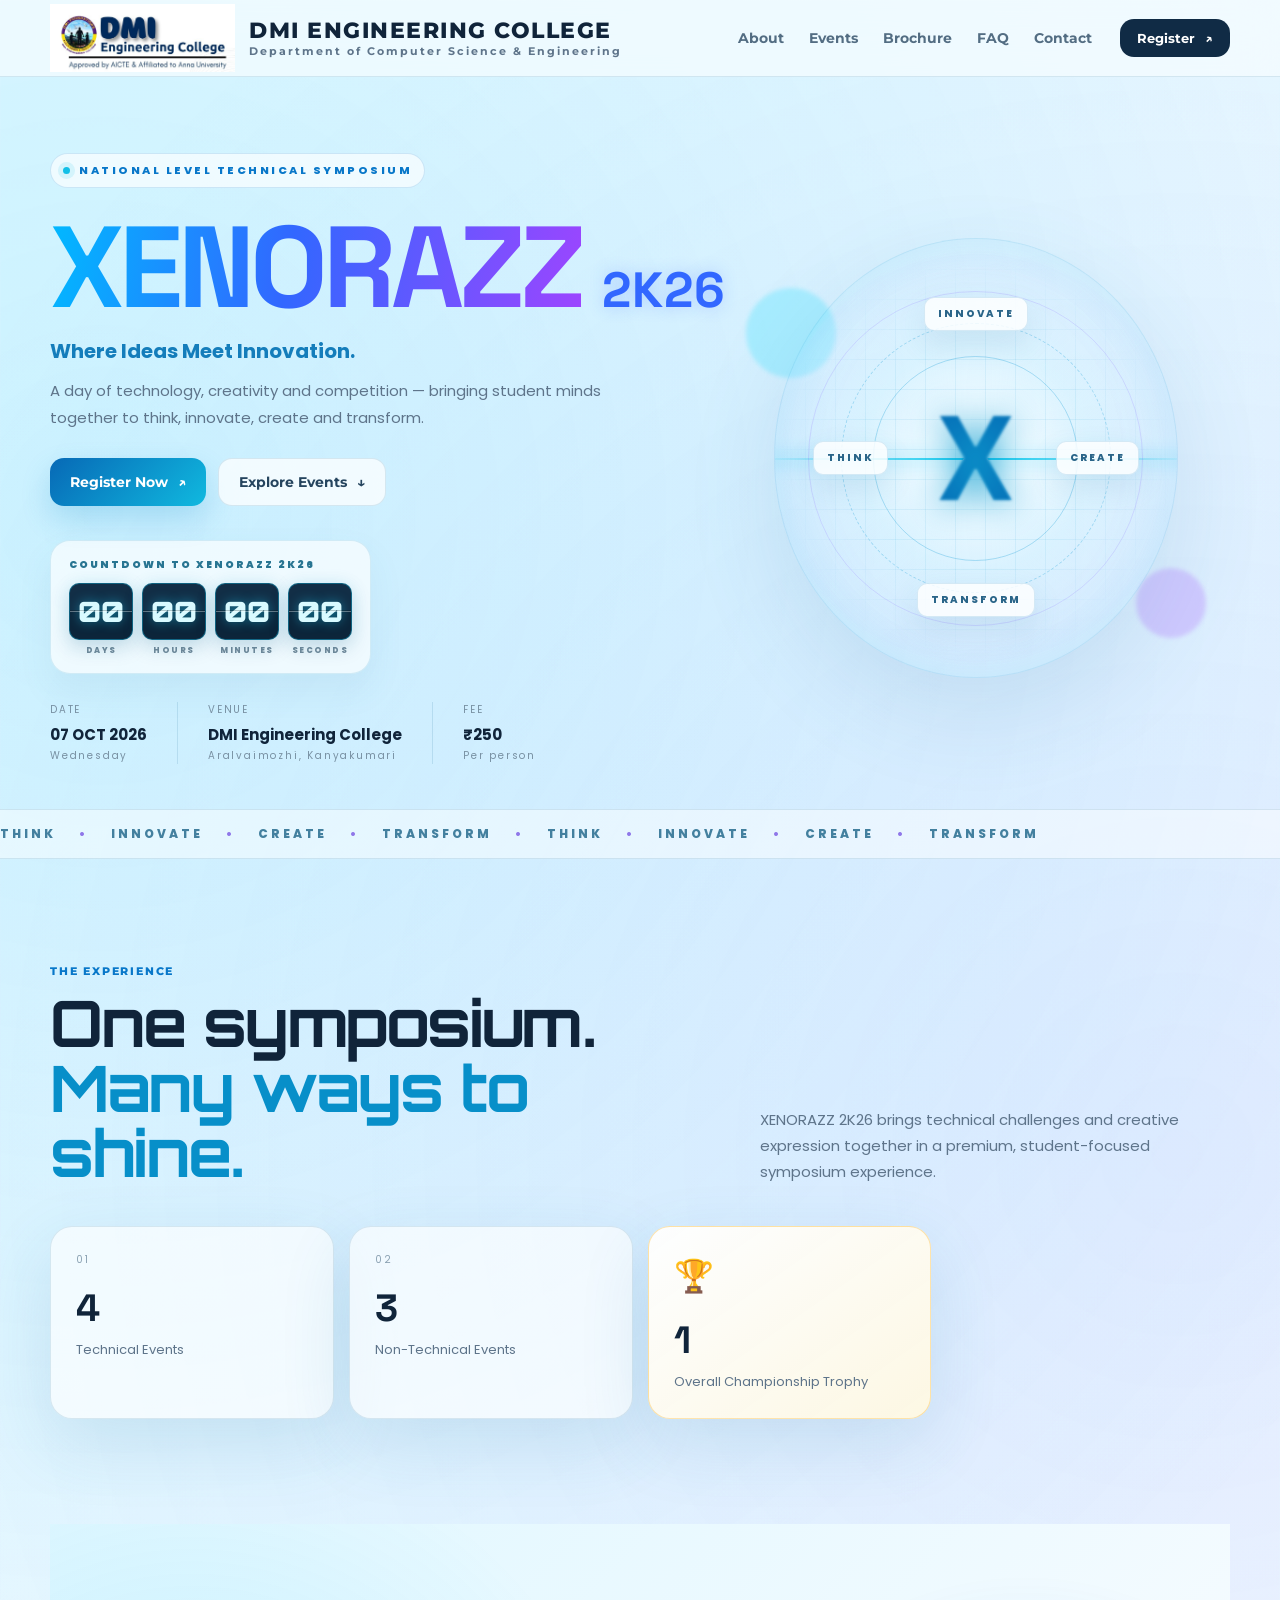
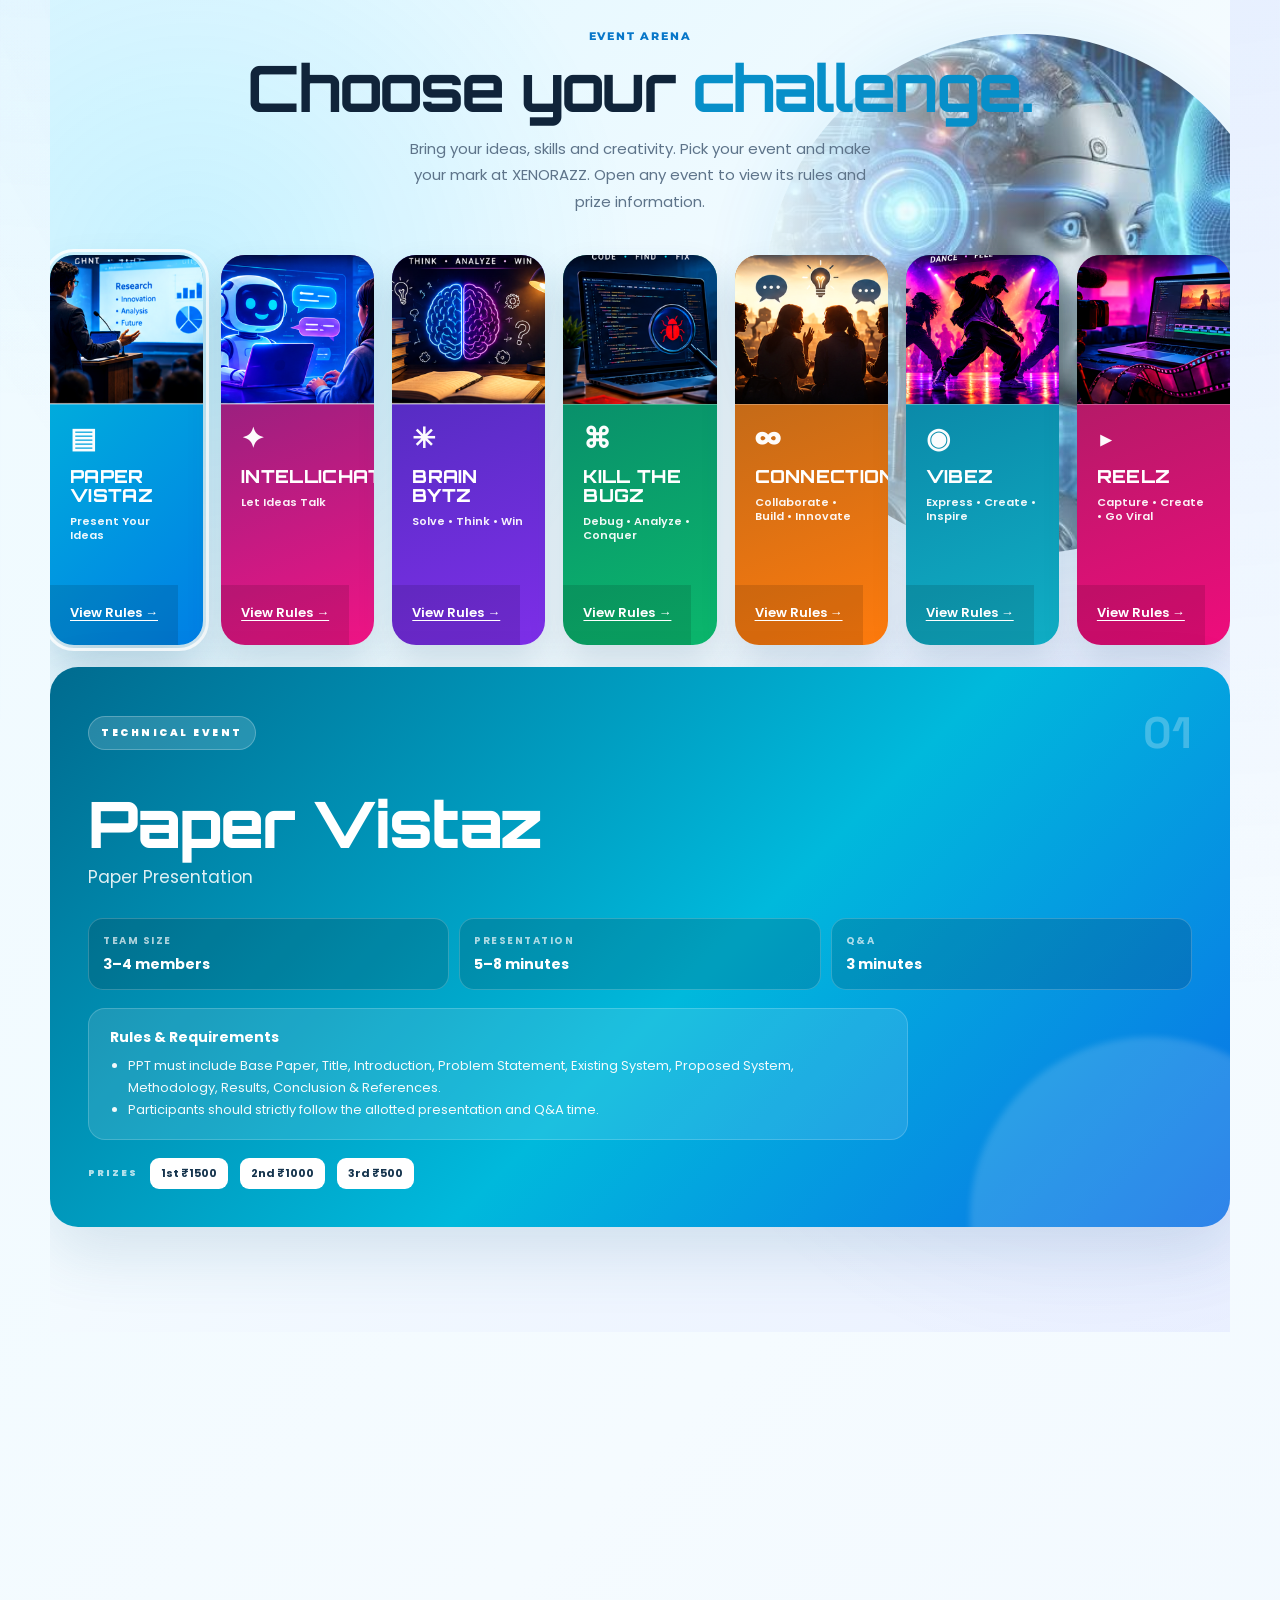
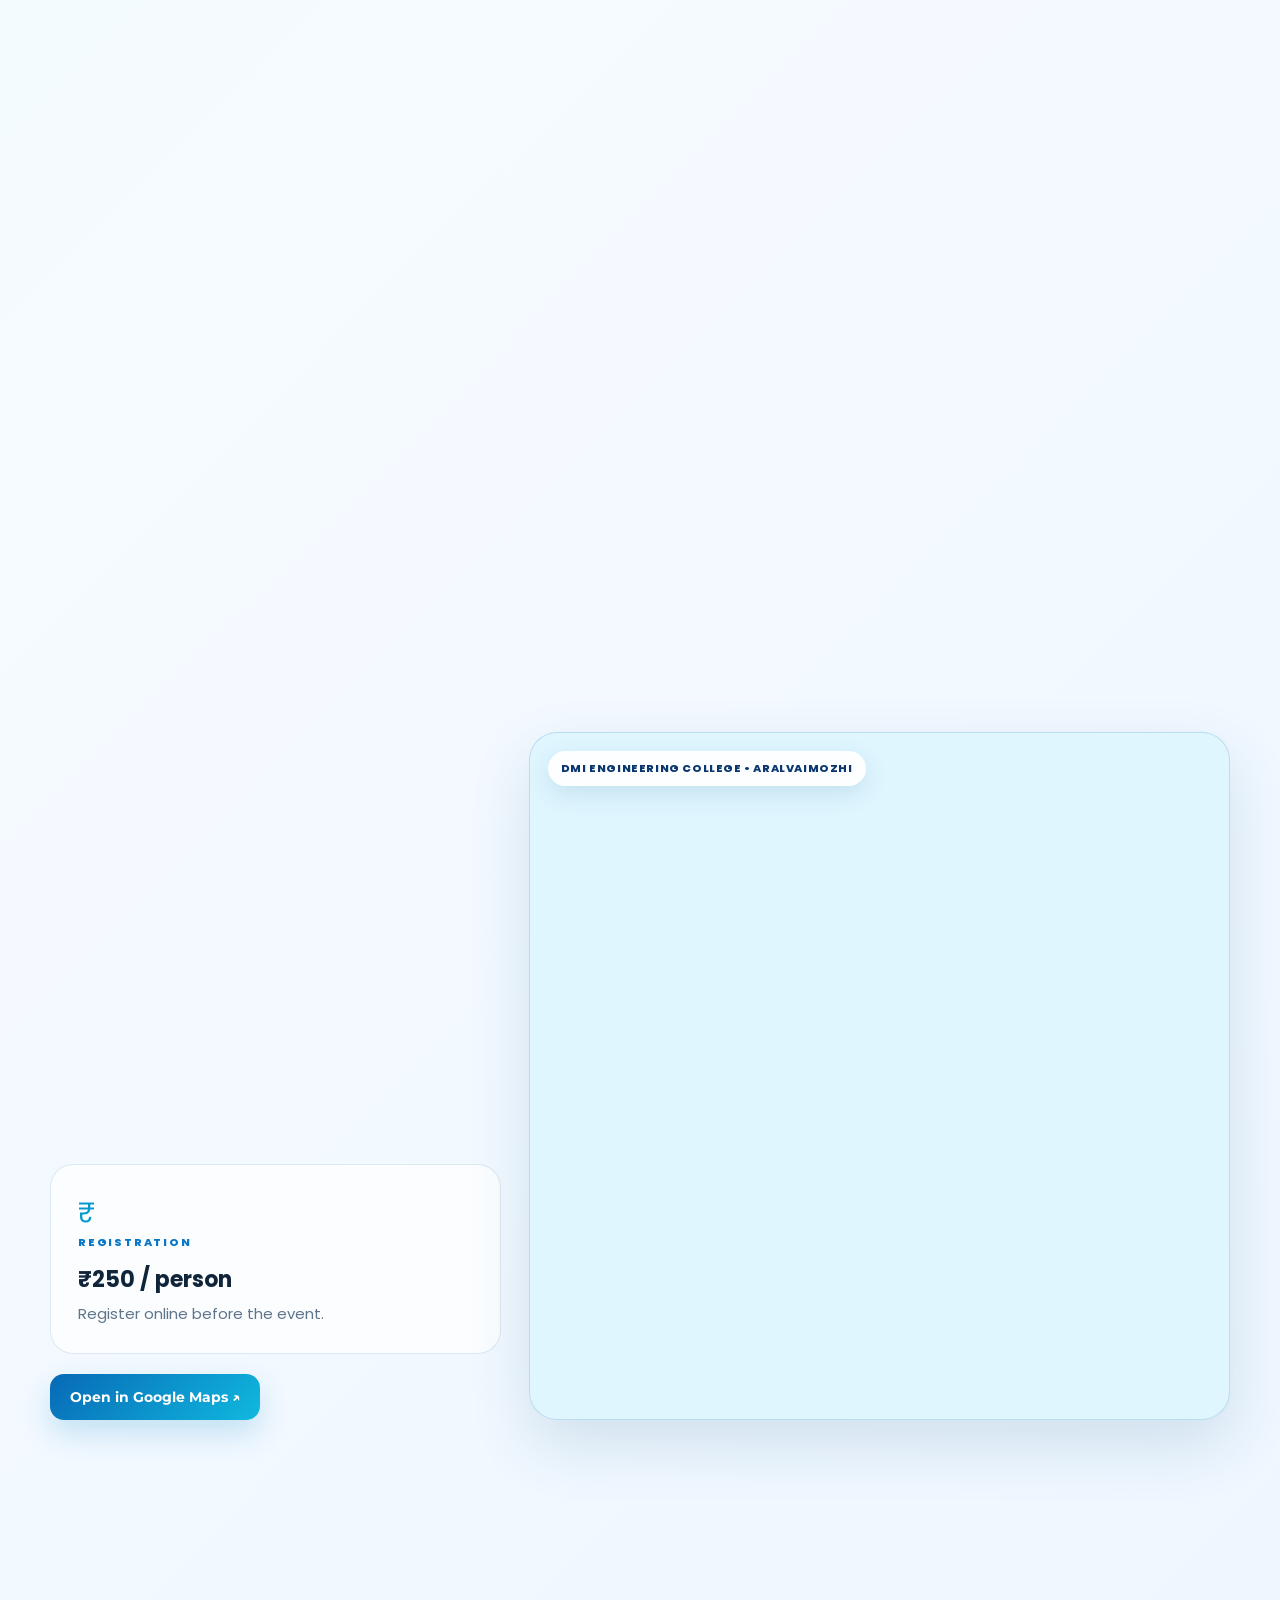
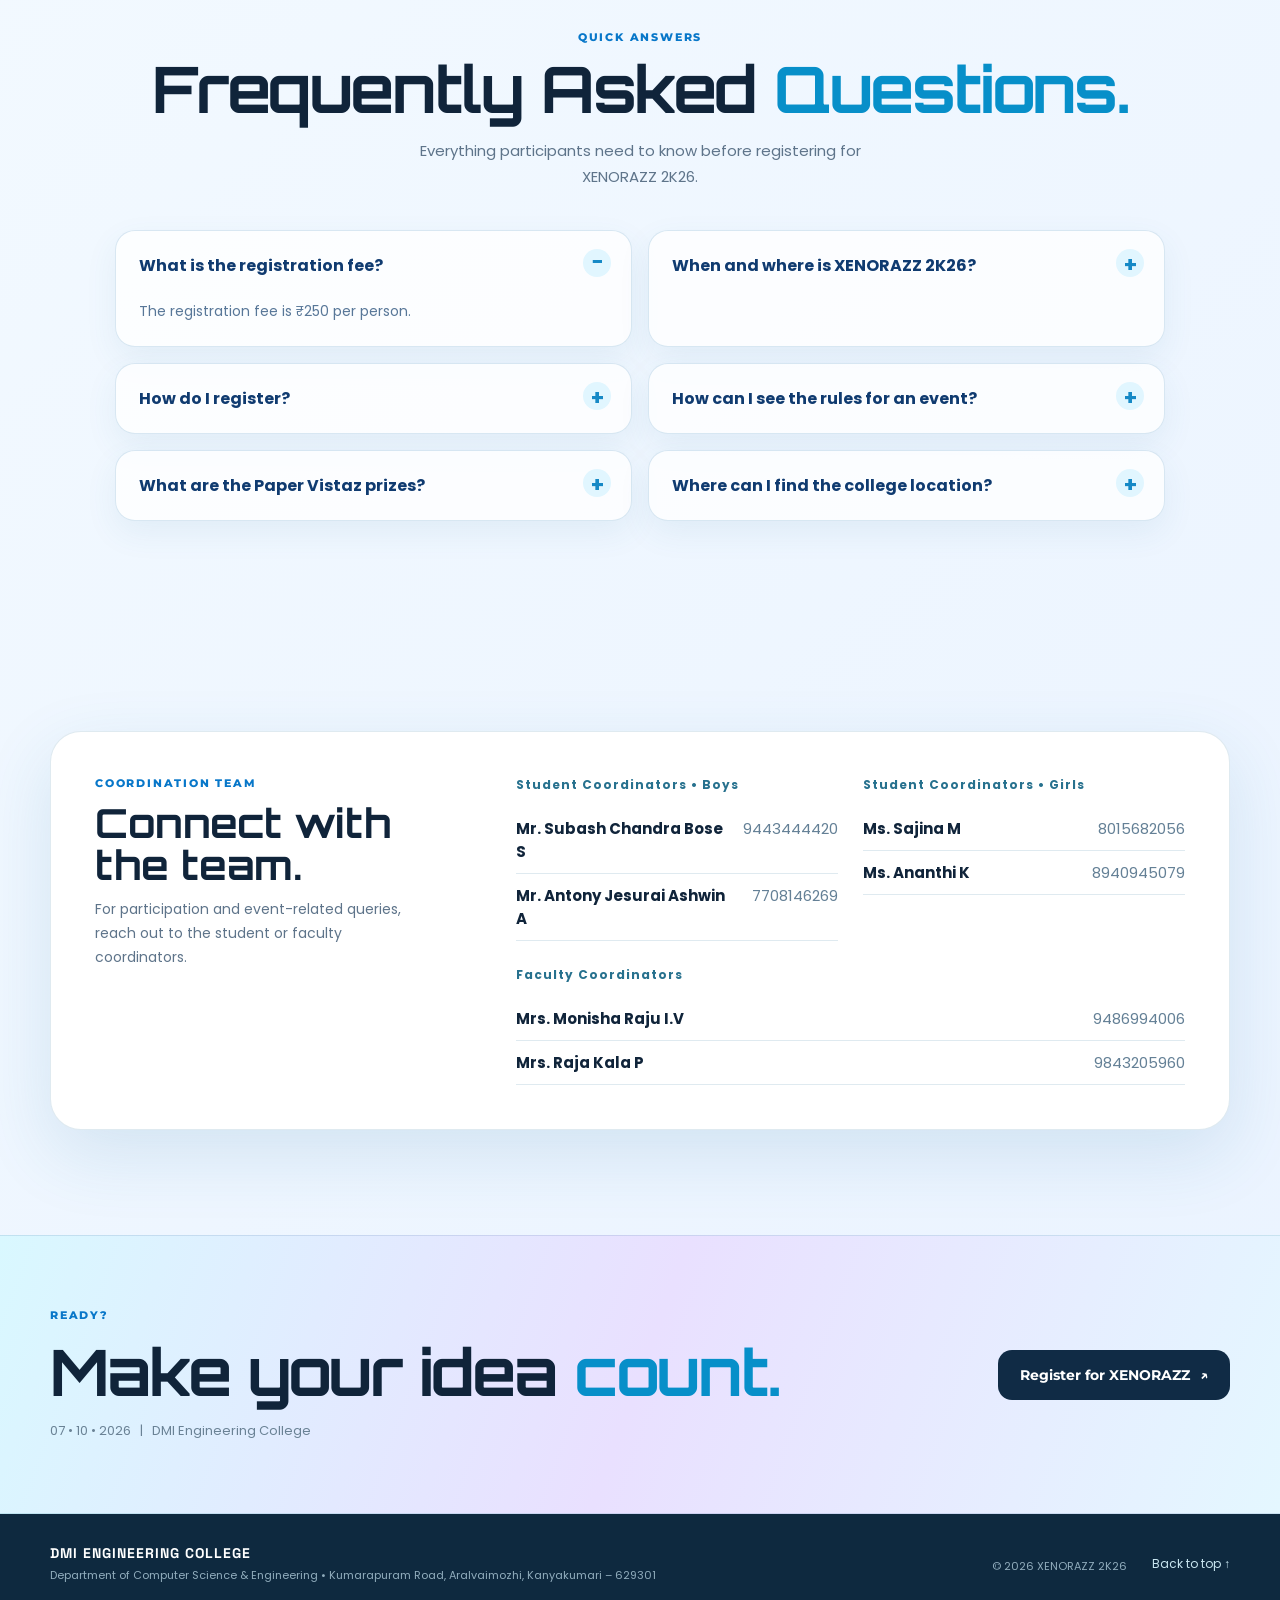
<file: index.html>
<!DOCTYPE html>
<html lang="en">
<head>
  <meta charset="UTF-8" />
  <meta name="viewport" content="width=device-width, initial-scale=1.0" />
  <meta name="theme-color" content="#eaf7ff" />
  <meta name="description" content="XENORAZZ 2K26 — National Level Technical Symposium presented by the Department of Computer Science and Engineering, DMI Engineering College." />
  <title>XENORAZZ 2K26 | DMI Engineering College</title>
  <link rel="preconnect" href="https://fonts.googleapis.com">
  <link rel="preconnect" href="https://fonts.gstatic.com" crossorigin>
  <link href="https://fonts.googleapis.com/css2?family=Outfit:wght@400;500;600;700;800&family=Space+Grotesk:wght@500;600;700&display=swap" rel="stylesheet">
  <link rel="stylesheet" href="style.css" />
    <link rel="preconnect" href="https://fonts.googleapis.com">
<link rel="preconnect" href="https://fonts.gstatic.com" crossorigin>
<link href="https://fonts.googleapis.com/css2?family=Montserrat:wght@400;500;600;700;800;900&family=Orbitron:wght@500;600;700;800;900&family=Poppins:wght@400;500;600;700;800&display=swap" rel="stylesheet">
</head>
<body>
  <div class="aurora aurora-one"></div>
  <div class="aurora aurora-two"></div>

  <header class="site-header">
    <nav class="nav container">
      <a class="brand" href="#home" aria-label="DMI Engineering College XENORAZZ 2K26 home">
        <img src="./assets/dmi-engineering-college-logo.jpeg" alt="DMI Engineering College logo" />
        <span><strong>DMI ENGINEERING COLLEGE</strong><small>Department of Computer Science &amp; Engineering</small></span>
      </a>
      <div class="nav-links" id="navLinks">
        <a href="#about">About</a>
        <a href="#events">Events</a>
        <a href="#brochure">Brochure</a>
        <a href="#faq">FAQ</a>
        <a href="#contact">Contact</a>
      </div>
      <a class="nav-cta" href="https://docs.google.com/forms/d/e/1FAIpQLSfWRKtqy2sqFLkr3jUSMvMA-HnF_yskUkan04whfWXOboxlmg/viewform" target="_blank" rel="noopener">Register <span>↗</span></a>
      <button class="menu-btn" id="menuBtn" aria-label="Open menu">☰</button>
    </nav>
  </header>

  <main id="home">
    <section class="hero container">
      <div class="hero-copy">
        <div class="eyebrow"><span class="pulse"></span> NATIONAL LEVEL TECHNICAL SYMPOSIUM</div>
        <h1 class="xenorazz-single"><span>XENORAZZ</span><b>2K26</b></h1>
        <p class="hero-tagline">Where Ideas Meet Innovation.</p>
        <p class="hero-text">A day of technology, creativity and competition — bringing student minds together to think, innovate, create and transform.</p>
        <div class="hero-actions">
          <a class="btn btn-primary" href="https://docs.google.com/forms/d/e/1FAIpQLSfWRKtqy2sqFLkr3jUSMvMA-HnF_yskUkan04whfWXOboxlmg/viewform" target="_blank" rel="noopener">Register Now <span>↗</span></a>
          <a class="btn btn-secondary" href="#events">Explore Events <span>↓</span></a>
        </div>
        <div class="countdown" aria-label="Countdown to XENORAZZ 2K26">
          <div class="countdown-title">COUNTDOWN TO XENORAZZ 2K26</div>
          <div class="flip-grid">
            <div class="flip-unit"><div class="flip-card"><span id="days">00</span></div><small>DAYS</small></div>
            <div class="flip-unit"><div class="flip-card"><span id="hours">00</span></div><small>HOURS</small></div>
            <div class="flip-unit"><div class="flip-card"><span id="minutes">00</span></div><small>MINUTES</small></div>
            <div class="flip-unit"><div class="flip-card"><span id="seconds">00</span></div><small>SECONDS</small></div>
          </div>
        </div>
        <div class="hero-meta">
          <div><span>DATE</span><strong>07 OCT 2026</strong><small>Wednesday</small></div>
          <div><span>VENUE</span><strong>DMI Engineering College</strong><small>Aralvaimozhi, Kanyakumari</small></div>
          <div><span>FEE</span><strong>₹250</strong><small>Per person</small></div>
        </div>
      </div>

      <div class="hero-visual">
        <div class="orb orb-a"></div>
        <div class="orb orb-b"></div>
        <div class="tech-card">
          <div class="scan-line"></div>
          <div class="tech-grid"></div>
          <div class="core">
            <div class="core-ring ring-1"></div>
            <div class="core-ring ring-2"></div>
            <div class="core-ring ring-3"></div>
            <div class="core-letter">X</div>
          </div>
          <div class="floating-chip chip-top">INNOVATE</div>
          <div class="floating-chip chip-right">CREATE</div>
          <div class="floating-chip chip-bottom">TRANSFORM</div>
          <div class="floating-chip chip-left">THINK</div>
        </div>
      </div>
    </section>

    <section class="ticker">
      <div class="ticker-track">
        <span>THINK</span><i>•</i><span>INNOVATE</span><i>•</i><span>CREATE</span><i>•</i><span>TRANSFORM</span><i>•</i>
        <span>THINK</span><i>•</i><span>INNOVATE</span><i>•</i><span>CREATE</span><i>•</i><span>TRANSFORM</span>
      </div>
    </section>

    <section class="section container" id="about">
      <div class="section-heading">
        <div>
          <p class="section-kicker">THE EXPERIENCE</p>
          <h2>One symposium.<br><span>Many ways to shine.</span></h2>
        </div>
        <p class="section-intro">XENORAZZ 2K26 brings technical challenges and creative expression together in a premium, student-focused symposium experience.</p>
      </div>
      <div class="stats-grid">
        <article class="stat-card"><div class="stat-icon">01</div><strong>4</strong><span>Technical Events</span></article>
        <article class="stat-card"><div class="stat-icon">02</div><strong>3</strong><span>Non-Technical Events</span></article>
        
      
        <article class="stat-card trophy-stat"><div class="stat-icon">🏆</div><strong>1</strong><span>Overall Championship Trophy</span></article>
        </div>
    </section>

    <section class="section container" id="events">
      <div class="section-heading centered">
        <p class="section-kicker">EVENT ARENA</p>
        <h2>Choose your <span>challenge.</span></h2>
        <p class="section-intro">Bring your ideas, skills and creativity. Pick your event and make your mark at XENORAZZ. Open any event to view its rules and prize information.</p>
      </div>

      <div class="event-tabs event-showcase" id="eventTabs">
        <div class="event-card-grid" role="tablist" aria-label="XENORAZZ events">
          <button class="event-tab-btn event-card cyan active" data-event="paper" role="tab" aria-selected="true">
            <img class="event-card-image" src="./assets/event-paper.png" alt="PAPER VISTAZ event">
            <span class="event-card-icon">▤</span><strong>PAPER VISTAZ</strong><small>Present Your Ideas</small><em>View Rules →</em>
          </button>
          <button class="event-tab-btn event-card blue" data-event="intelli" role="tab" aria-selected="false">
            <img class="event-card-image" src="./assets/event-intelli.png" alt="INTELLICHATZ event">
            <span class="event-card-icon">✦</span><strong>INTELLICHATZ</strong><small>Let Ideas Talk</small><em>View Rules →</em>
          </button>
          <button class="event-tab-btn event-card purple" data-event="brain" role="tab" aria-selected="false">
            <img class="event-card-image" src="./assets/event-brain.png" alt="BRAIN BYTZ event">
            <span class="event-card-icon">✳</span><strong>BRAIN BYTZ</strong><small>Solve • Think • Win</small><em>View Rules →</em>
          </button>
          <button class="event-tab-btn event-card green" data-event="bugz" role="tab" aria-selected="false">
            <img class="event-card-image" src="./assets/event-bugz.png" alt="KILL THE BUGZ event">
            <span class="event-card-icon">⌘</span><strong>KILL THE BUGZ</strong><small>Debug • Analyze • Conquer</small><em>View Rules →</em>
          </button>
          <button class="event-tab-btn event-card orange" data-event="connection" role="tab" aria-selected="false">
            <img class="event-card-image" src="./assets/event-connection.png" alt="CONNECTIONZ event">
            <span class="event-card-icon">∞</span><strong>CONNECTIONZ</strong><small>Collaborate • Build • Innovate</small><em>View Rules →</em>
          </button>
          <button class="event-tab-btn event-card teal" data-event="vibez" role="tab" aria-selected="false">
            <img class="event-card-image" src="./assets/event-vibez.png" alt="VIBEZ event">
            <span class="event-card-icon">◉</span><strong>VIBEZ</strong><small>Express • Create • Inspire</small><em>View Rules →</em>
          </button>
          <button class="event-tab-btn event-card magenta" data-event="reelz" role="tab" aria-selected="false">
            <img class="event-card-image" src="./assets/event-reelz.png" alt="REELZ event">
            <span class="event-card-icon">▶</span><strong>REELZ</strong><small>Capture • Create • Go Viral</small><em>View Rules →</em>
          </button>
        </div>

        <div class="event-tab-panels">
          <article class="event-tab-panel active event-panel-paper" data-panel="paper" role="tabpanel">
            <div class="tab-panel-top"><span class="event-category">TECHNICAL EVENT</span><span class="event-number">01</span></div>
            <h3>Paper Vistaz</h3><p class="event-subtitle">Paper Presentation</p>
            <div class="rules-grid">
              <div><strong>Team Size</strong><span>3–4 members</span></div>
              <div><strong>Presentation</strong><span>5–8 minutes</span></div>
              <div><strong>Q&amp;A</strong><span>3 minutes</span></div>
            </div>
            <div class="rules-box"><h4>Rules &amp; Requirements</h4><ul>
              <li>PPT must include Base Paper, Title, Introduction, Problem Statement, Existing System, Proposed System, Methodology, Results, Conclusion &amp; References.</li>
              <li>Participants should strictly follow the allotted presentation and Q&amp;A time.</li>
            </ul></div>
            <div class="prize-strip"><span>PRIZES</span><b>1st ₹1500</b><b>2nd ₹1000</b><b>3rd ₹500</b></div>
          </article>

          <article class="event-tab-panel event-panel-intelli" data-panel="intelli" role="tabpanel">
            <div class="tab-panel-top"><span class="event-category">TECHNICAL EVENT</span><span class="event-number">02</span></div>
            <h3>IntelliChatz</h3><p class="event-subtitle">AI Chatbot</p>
            <div class="rules-grid">
              <div><strong>Team Size</strong><span>2–3 members</span></div>
              <div><strong>Focus</strong><span>Creativity &amp; usability</span></div>
              <div><strong>Task</strong><span>Complete within time</span></div>
            </div>
            <div class="rules-box"><h4>Rules &amp; Requirements</h4><ul>
              <li>Creativity, usability and effective interaction will be considered.</li>
              <li>The task must be completed within the allotted time.</li>
              <li>Presentation must include the technology and working process.</li>
            </ul></div>
            
          </article>

          <article class="event-tab-panel event-panel-brain" data-panel="brain" role="tabpanel">
            <div class="tab-panel-top"><span class="event-category">TECHNICAL EVENT</span><span class="event-number">03</span></div>
            <h3>Brain Bytz</h3><p class="event-subtitle">1 Min Tech Talk</p>
            <div class="rules-grid">
              <div><strong>Participation</strong><span>Individual</span></div>
              <div><strong>Preparation</strong><span>5 minutes</span></div>
              <div><strong>Presentation</strong><span>1 minute</span></div>
            </div>
            <div class="rules-box"><h4>Rules &amp; Requirements</h4><ul>
              <li>Individual presentation.</li>
              <li>Theme will be given on the spot.</li>
              <li>5 minutes preparation time followed by a 1-minute presentation.</li>
            </ul></div>
            
          </article>

          <article class="event-tab-panel event-panel-bugz" data-panel="bugz" role="tabpanel">
            <div class="tab-panel-top"><span class="event-category">TECHNICAL EVENT</span><span class="event-number">04</span></div>
            <h3>Kill The Bugz</h3><p class="event-subtitle">Error Correction</p>
            <div class="rules-grid">
              <div><strong>Team Size</strong><span>1–2 members</span></div>
              <div><strong>Challenge</strong><span>Error correction</span></div>
              <div><strong>Internet</strong><span>Restricted</span></div>
            </div>
            <div class="rules-box"><h4>Rules &amp; Requirements</h4><ul>
              <li>Solve logical, syntactical and runtime errors.</li>
              <li>Internet access is restricted.</li>
              <li>Teams must complete the challenge within the allotted time.</li>
            </ul></div>
            
          </article>

          <article class="event-tab-panel event-panel-connection" data-panel="connection" role="tabpanel">
            <div class="tab-panel-top"><span class="event-category">NON-TECHNICAL EVENT</span><span class="event-number">05</span></div>
            <h3>Connectionz</h3><p class="event-subtitle">Word Making</p>
            <div class="rules-grid">
              <div><strong>Team Size</strong><span>3–4 members</span></div>
              <div><strong>Challenge</strong><span>Picture connection</span></div>
              <div><strong>Time</strong><span>Within time limit</span></div>
            </div>
            <div class="rules-box"><h4>Rules &amp; Requirements</h4><ul>
              <li>Connect the pictures and form the correct word.</li>
              <li>Complete the challenge within the specified time limit.</li>
            </ul></div>
            
          </article>

          <article class="event-tab-panel event-panel-vibez" data-panel="vibez" role="tabpanel">
            <div class="tab-panel-top"><span class="event-category">NON-TECHNICAL EVENT</span><span class="event-number">06</span></div>
            <h3>Vibez</h3><p class="event-subtitle">Dance</p>
            <div class="rules-grid">
              <div><strong>Team Size</strong><span>1–5 members</span></div>
              <div><strong>Duration</strong><span>Maximum 5 minutes</span></div>
              <div><strong>Props</strong><span>Allowed</span></div>
            </div>
            <div class="rules-box"><h4>Rules &amp; Requirements</h4><ul>
              <li>Props are allowed.</li>
              <li>Maximum 5 minutes duration.</li>
              <li>Make-up is allowed.</li>
              <li>Song must be independent and a copy should also be kept on your phone.</li>
            </ul></div>
            
          </article>

          <article class="event-tab-panel event-panel-reelz" data-panel="reelz" role="tabpanel">
            <div class="tab-panel-top"><span class="event-category">NON-TECHNICAL EVENT</span><span class="event-number">07</span></div>
            <h3>Reelz</h3><p class="event-subtitle">30 Seconds Video</p>
            <div class="rules-grid">
              <div><strong>Team Size</strong><span>3–4 members</span></div>
              <div><strong>Theme</strong><span>On the spot</span></div>
              <div><strong>Duration</strong><span>30 seconds only</span></div>
            </div>
            <div class="rules-box"><h4>Rules &amp; Requirements</h4><ul>
              <li>Theme will be given on the spot.</li>
              <li>30-second video only.</li>
              <li>Content speaks — keep the reel focused and creative.</li>
            </ul></div>
            
          </article>
        </div>
      </div></div>
    </section>

    

    <section class="section container" id="brochure">
      <div class="brochure-card">
        <div class="brochure-copy">
          <p class="section-kicker">DMI ENGINEERING COLLEGE • OFFICIAL BROCHURE</p>
          <h2>Get the complete<br><span>XENORAZZ 2K26</span> details.</h2>
          <p>View the official symposium poster for event names, prizes, coordinators, registration details and venue information.</p>
          <div class="brochure-actions">
            <a class="btn btn-primary" href="./assets/xenorazz-2k26-brochure.jpg" target="_blank">View Brochure ↗</a>
            <a class="text-link" href="./assets/xenorazz-2k26-brochure.jpg" download>Download Image ↓</a>
          </div>
        </div>
        <div class="brochure-frame"><img src="./assets/xenorazz-2k26-brochure.jpg" alt="XENORAZZ 2K26 official brochure"></div>
      </div>
    </section>

    <section class="section container location-section" id="location">
      <div class="section-heading">
        <div>
          <p class="section-kicker">FIND US</p>
          <h2>Come to <span>DMI Engineering College.</span></h2>
        </div>
        <p class="section-intro">Join XENORAZZ 2K26 at DMI Engineering College, Kumarapuram Road, Aralvaimozhi, Kanyakumari District, Tamil Nadu – 629301.</p>
      </div>
      <div class="location-grid">
        <div class="location-copy">
          <div class="info-grid">
            <article class="info-card"><span class="info-icon">◎</span><p class="section-kicker">DATE</p><h3>07 October 2026</h3><p>Wednesday</p></article>
            <article class="info-card"><span class="info-icon">⌖</span><p class="section-kicker">VENUE</p><h3>DMI Engineering College</h3><p>Kumarapuram Road, Aralvaimozhi, Kanyakumari – 629301</p></article>
            <article class="info-card"><span class="info-icon">₹</span><p class="section-kicker">REGISTRATION</p><h3>₹250 / person</h3><p>Register online before the event.</p></article>
          </div>
          <a class="btn btn-primary map-button" href="https://www.google.com/maps/search/?api=1&query=DMI+Engineering+College,+Kumarapuram+Road,+Aralvaimozhi,+Kanyakumari,+Tamil+Nadu+629301" target="_blank" rel="noopener">Open in Google Maps ↗</a>
        </div>
        <div class="map-frame">
          <iframe
            src="https://www.google.com/maps?q=DMI+Engineering+College,+Kumarapuram+Road,+Aralvaimozhi,+Kanyakumari,+Tamil+Nadu+629301&output=embed"
            title="DMI Engineering College location map"
            loading="lazy"
            referrerpolicy="no-referrer-when-downgrade"
            allowfullscreen></iframe>
        </div>
      </div>
    </section>
<section class="section container faq-section" id="faq">
      <div class="section-heading centered">
        <p class="section-kicker">QUICK ANSWERS</p>
        <h2>Frequently Asked <span>Questions.</span></h2>
        <p class="section-intro">Everything participants need to know before registering for XENORAZZ 2K26.</p>
      </div>
      <div class="faq-grid">
        <details class="faq-item" open>
          <summary>What is the registration fee?</summary>
          <p>The registration fee is ₹250 per person.</p>
        </details>
        <details class="faq-item">
          <summary>When and where is XENORAZZ 2K26?</summary>
          <p>The symposium will be held on Wednesday, 07 October 2026 at DMI Engineering College, Kumarapuram Road, Aralvaimozhi, Kanyakumari District, Tamil Nadu – 629301.</p>
        </details>
        <details class="faq-item">
          <summary>How do I register?</summary>
          <p>Use the Register Now button on the website. It opens the official Google registration form.</p>
        </details>
        <details class="faq-item">
          <summary>How can I see the rules for an event?</summary>
          <p>Open the Events section and select the event card. Its dedicated rules panel will appear below the event cards.</p>
        </details>
        <details class="faq-item">
          <summary>What are the Paper Vistaz prizes?</summary>
          <p>Paper Vistaz prizes are ₹1,500 for first place, ₹1,000 for second place and ₹500 for third place.</p>
        </details>
        <details class="faq-item">
          <summary>Where can I find the college location?</summary>
          <p>The Find Us section includes an embedded Google Map and a direct Open in Google Maps button.</p>
        </details>
      </div>
    </section>

    <section class="section container" id="contact">
      <div class="contact-card">
        <div>
          <p class="section-kicker">COORDINATION TEAM</p>
          <h2>Connect with the <span>team.</span></h2>
          <p>For participation and event-related queries, reach out to the student or faculty coordinators.</p>
        </div>
        <div class="people-grid">
          <div class="people-col">
            <h4>Student Coordinators • Boys</h4>
            <p><strong>Mr. Subash Chandra Bose S</strong><span>9443444420</span></p>
            <p><strong>Mr. Antony Jesurai Ashwin A</strong><span>7708146269</span></p>
          </div>
          <div class="people-col">
            <h4>Student Coordinators • Girls</h4>
            <p><strong>Ms. Sajina M</strong><span>8015682056</span></p>
            <p><strong>Ms. Ananthi K</strong><span>8940945079</span></p>
          </div>
          <div class="people-col">
            <h4>Faculty Coordinators</h4>
            <p><strong>Mrs. Monisha Raju I.V</strong><span>9486994006</span></p>
            <p><strong>Mrs. Raja Kala P</strong><span>9843205960</span></p>
          </div>
        </div>
      </div>
    </section>

    <section class="register-banner">
      <div class="container register-inner">
        <div>
          <p class="section-kicker">READY?</p>
          <h2>Make your idea <span>count.</span></h2>
          <p>07 • 10 • 2026 &nbsp; | &nbsp; DMI Engineering College</p>
        </div>
        <a class="btn btn-dark" href="https://docs.google.com/forms/d/e/1FAIpQLSfWRKtqy2sqFLkr3jUSMvMA-HnF_yskUkan04whfWXOboxlmg/viewform" target="_blank" rel="noopener">Register for XENORAZZ <span>↗</span></a>
      </div>
    </section>
  </main>

  <footer>
    <div class="container footer-inner">
      <div><strong>DMI ENGINEERING COLLEGE</strong><span>Department of Computer Science &amp; Engineering • Kumarapuram Road, Aralvaimozhi, Kanyakumari – 629301</span></div>
      <div class="footer-right"><span>© 2026 XENORAZZ 2K26</span><a href="#home">Back to top ↑</a></div>
    </div>
  </footer>

  <script src="script.js"></script>
</body>
</html>
</file>
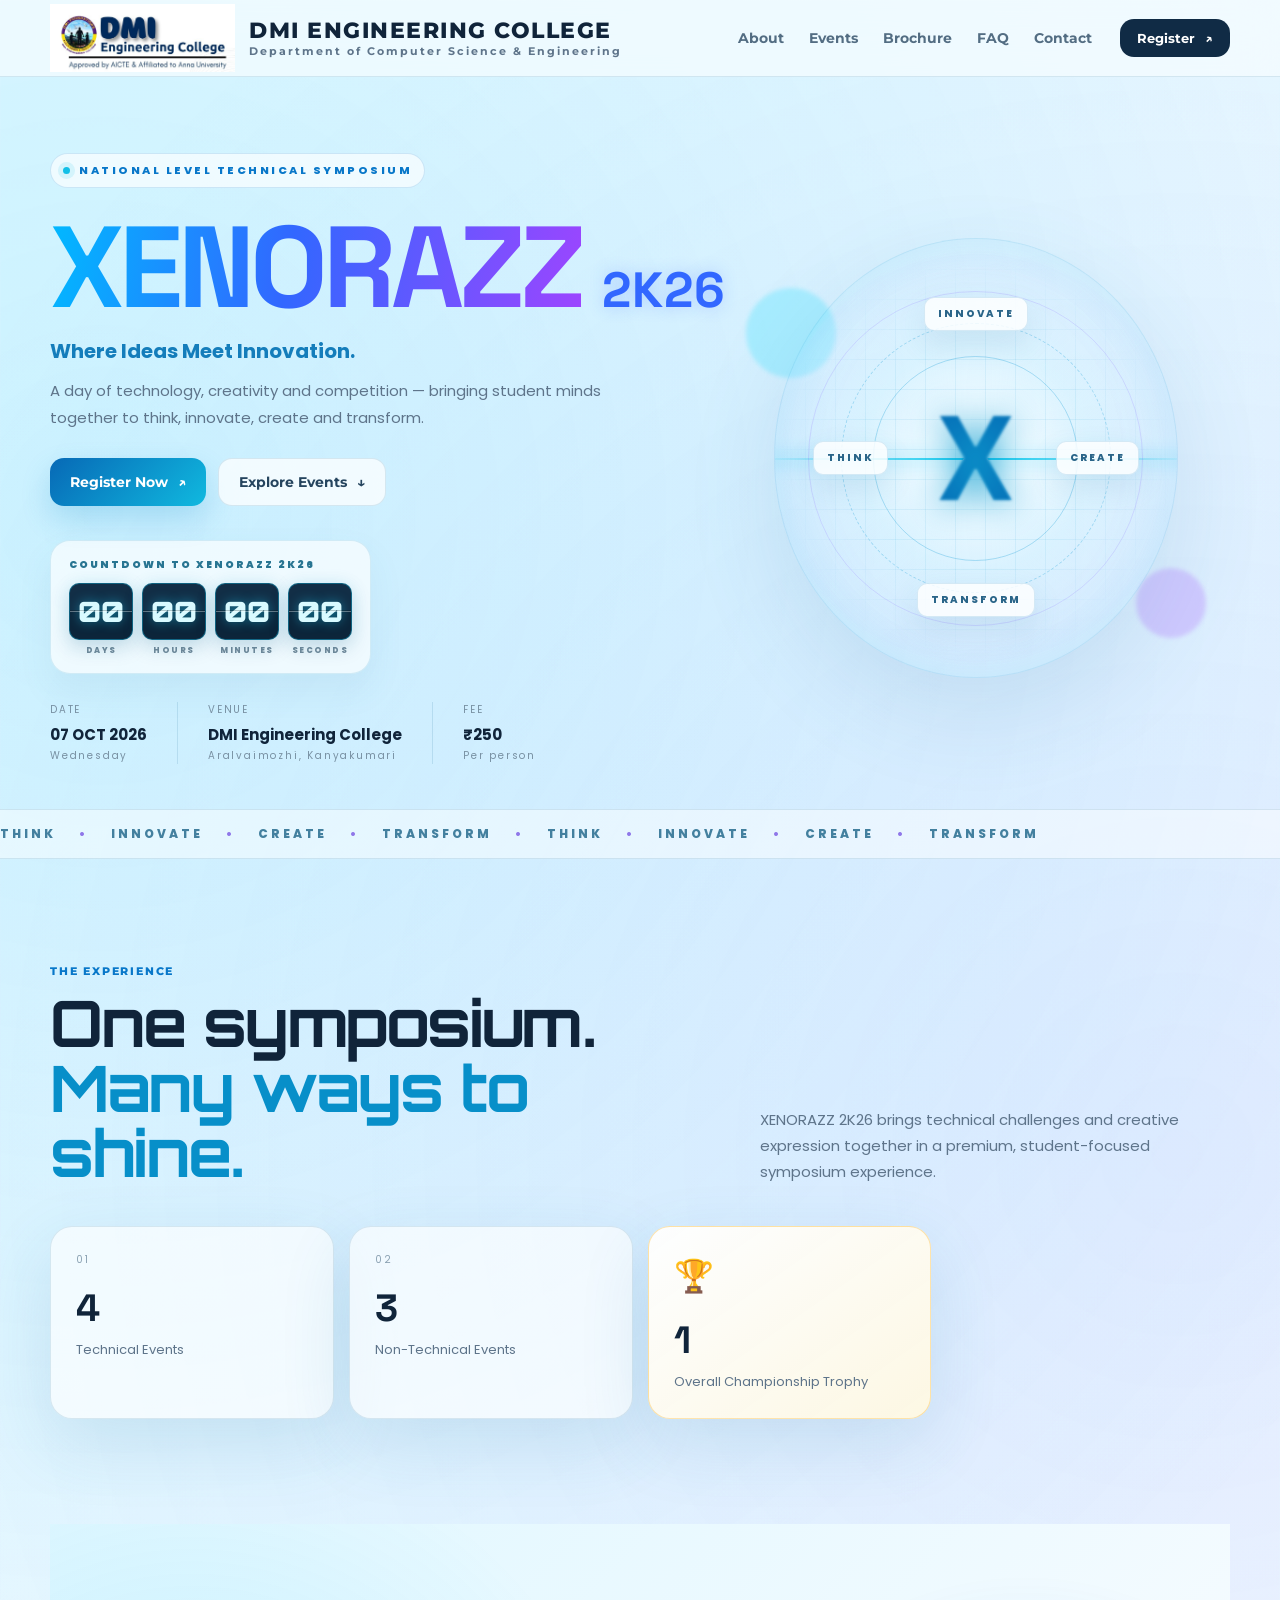
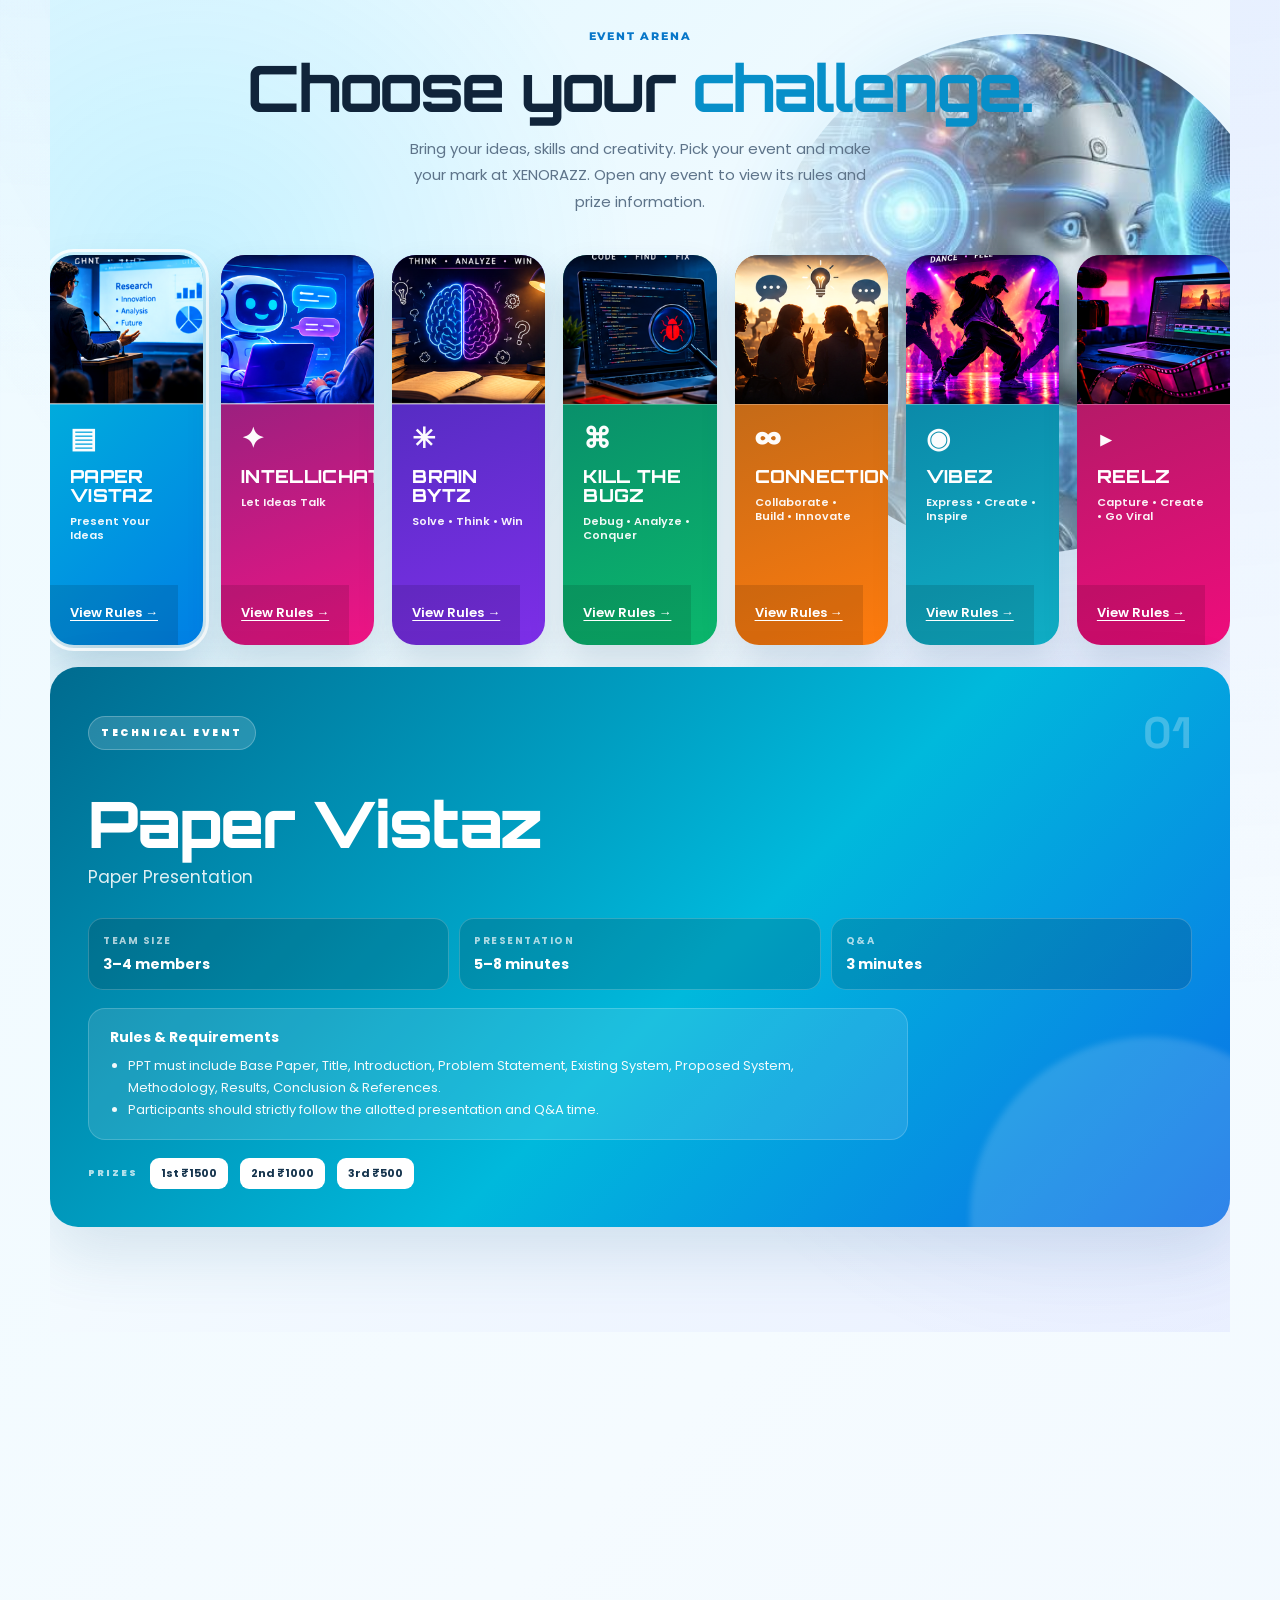
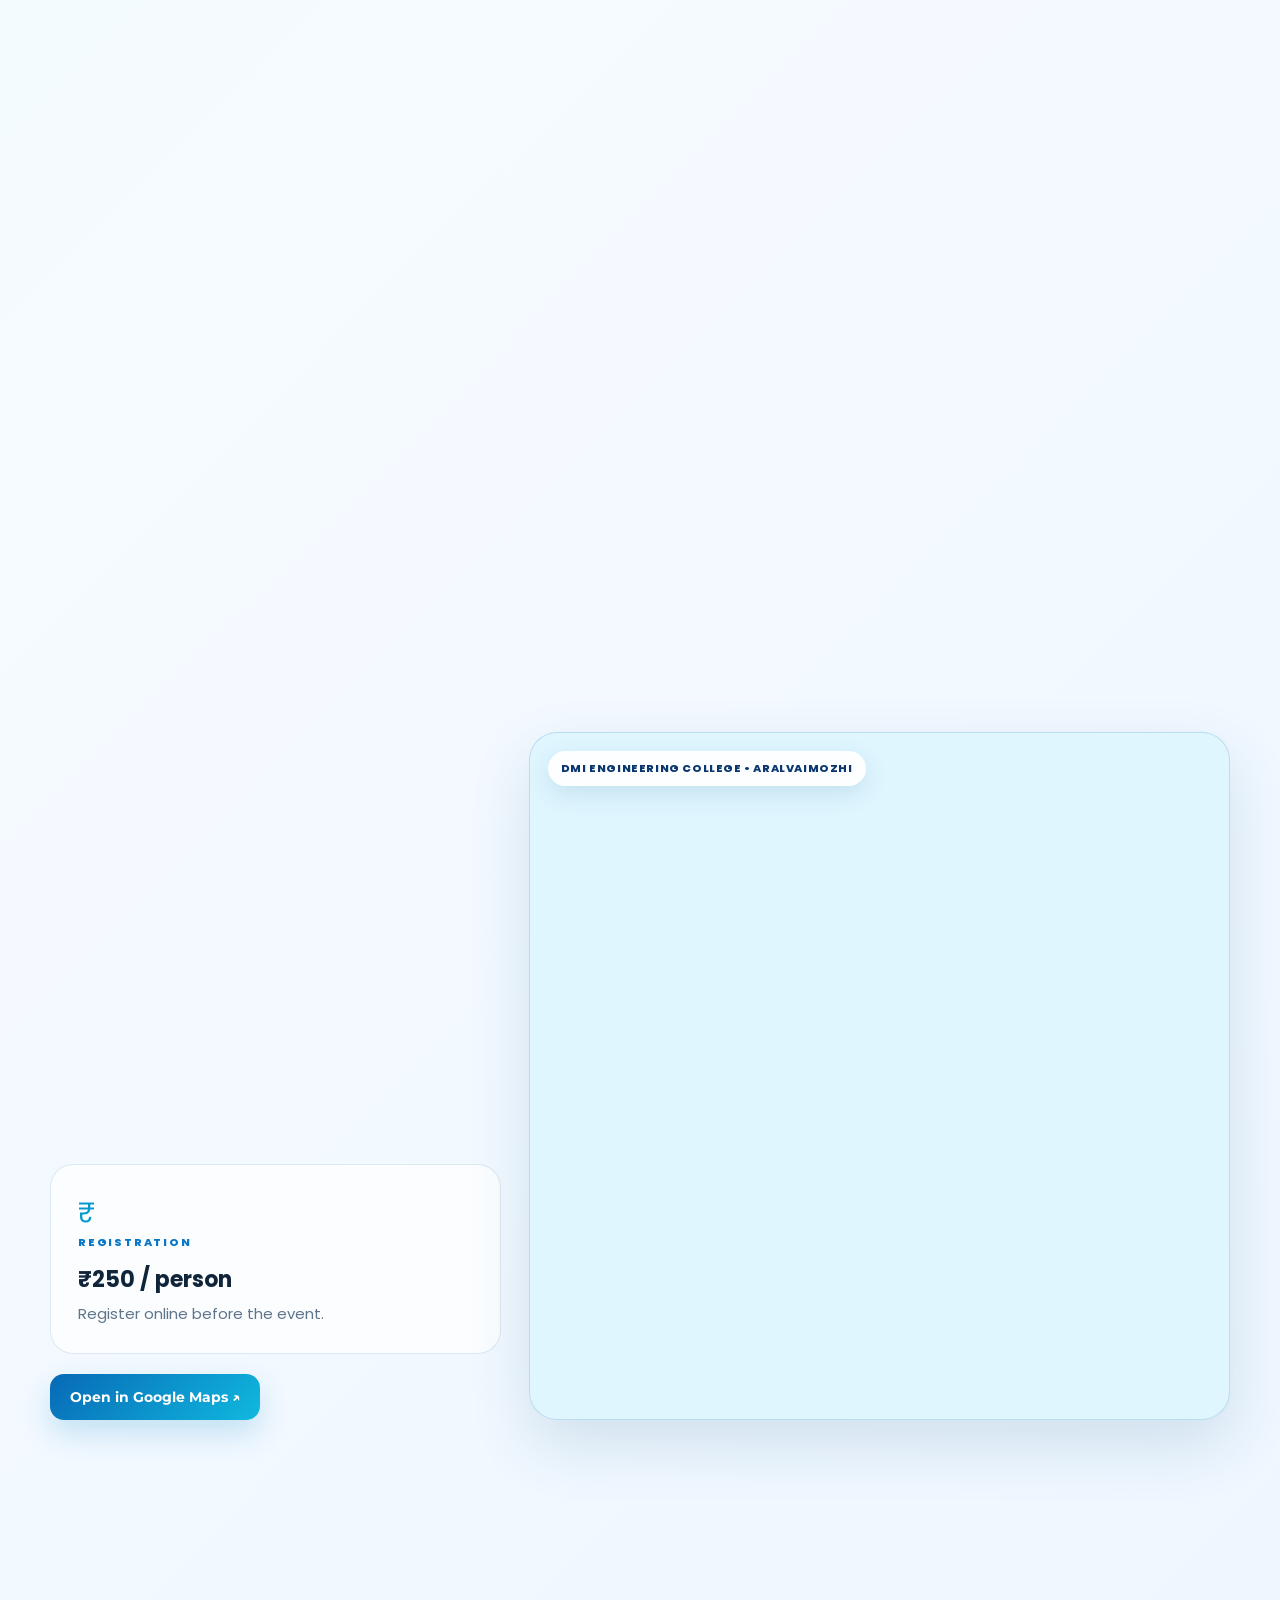
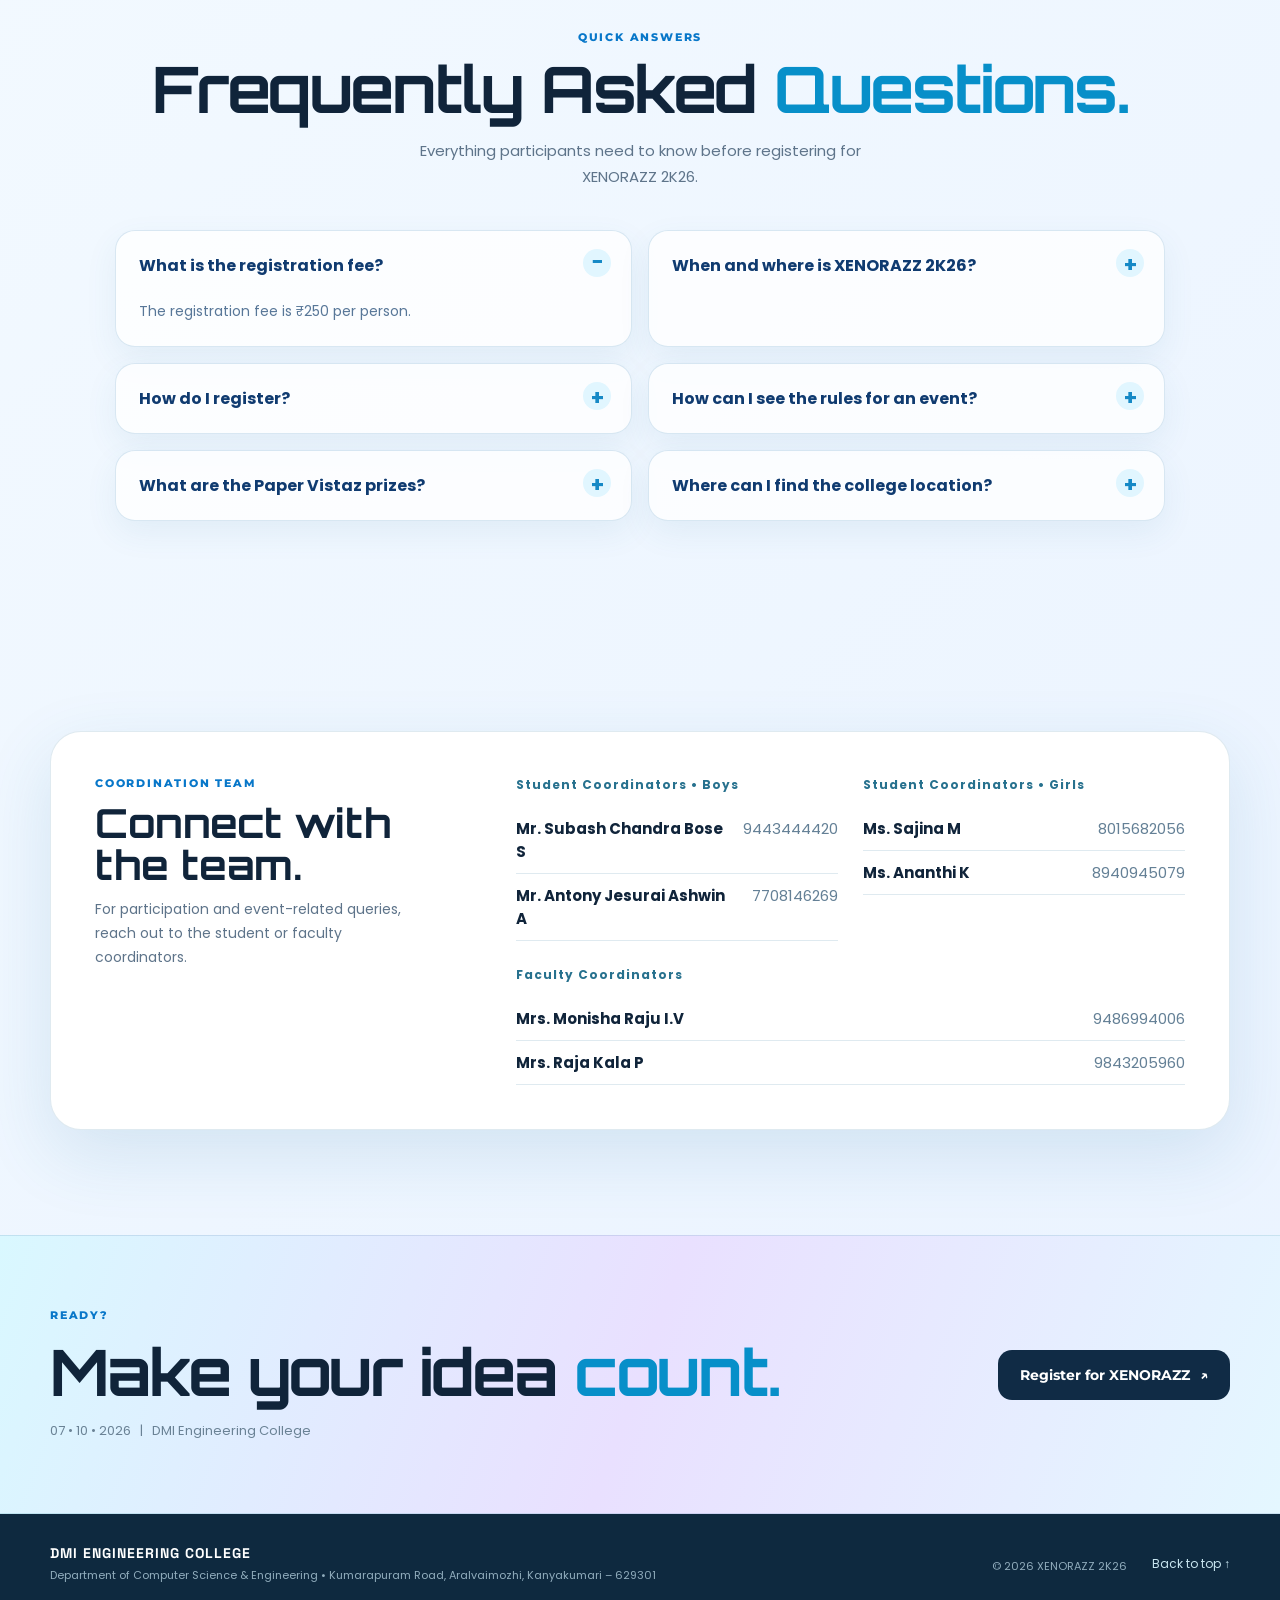
<file: index(2).html>
<!DOCTYPE html>
<html lang="en">
<head>
  <meta charset="UTF-8" />
  <meta name="viewport" content="width=device-width, initial-scale=1.0" />
  <meta name="theme-color" content="#eaf7ff" />
  <meta name="description" content="XENORAZZ 2K26 — National Level Technical Symposium presented by the Department of Computer Science and Engineering, DMI Engineering College." />
  <title>XENORAZZ 2K26 | DMI Engineering College</title>

  <link rel="preconnect" href="https://fonts.googleapis.com">
  <link rel="preconnect" href="https://fonts.gstatic.com" crossorigin>
  <link href="https://fonts.googleapis.com/css2?family=Outfit:wght@400;500;600;700;800&family=Space+Grotesk:wght@500;600;700&family=Montserrat:wght@400;500;600;700;800;900&family=Orbitron:wght@500;600;700;800;900&family=Poppins:wght@400;500;600;700;800&display=swap" rel="stylesheet">

  <link rel="stylesheet" href="style.css" />
</head>

<body>
  <div class="aurora aurora-one"></div>
  <div class="aurora aurora-two"></div>

  <header class="site-header">
    <nav class="nav container">
      <a class="brand" href="#home" aria-label="DMI Engineering College XENORAZZ 2K26 home">
        <!-- Images are in the repository root, not inside /assets -->
        <img src="./dmi-engineering-college-logo.jpeg" alt="DMI Engineering College logo" />
        <span>
          <strong>DMI ENGINEERING COLLEGE</strong>
          <small>Department of Computer Science &amp; Engineering</small>
        </span>
      </a>

      <div class="nav-links" id="navLinks">
        <a href="#about">About</a>
        <a href="#events">Events</a>
        <a href="#brochure">Brochure</a>
        <a href="#faq">FAQ</a>
        <a href="#contact">Contact</a>
      </div>

      <a class="nav-cta" href="https://docs.google.com/forms/d/e/1FAIpQLSfWRKtqy2sqFLkr3jUSMvMA-HnF_yskUkan04whfWXOboxlmg/viewform" target="_blank" rel="noopener">
        Register <span>↗</span>
      </a>
      <button class="menu-btn" id="menuBtn" aria-label="Open menu">☰</button>
    </nav>
  </header>

  <main id="home">
    <section class="hero container">
      <div class="hero-copy">
        <div class="eyebrow"><span class="pulse"></span> NATIONAL LEVEL TECHNICAL SYMPOSIUM</div>

        <h1 class="xenorazz-single">
          <span>XENORAZZ</span><b>2K26</b>
        </h1>

        <p class="hero-tagline">Where Ideas Meet Innovation.</p>
        <p class="hero-text">A day of technology, creativity and competition — bringing student minds together to think, innovate, create and transform.</p>

        <div class="hero-actions">
          <a class="btn btn-primary" href="https://docs.google.com/forms/d/e/1FAIpQLSfWRKtqy2sqFLkr3jUSMvMA-HnF_yskUkan04whfWXOboxlmg/viewform" target="_blank" rel="noopener">
            Register Now <span>↗</span>
          </a>
          <a class="btn btn-secondary" href="#events">Explore Events <span>↓</span></a>
        </div>

        <div class="countdown" aria-label="Countdown to XENORAZZ 2K26">
          <div class="countdown-title">COUNTDOWN TO XENORAZZ 2K26</div>
          <div class="flip-grid">
            <div class="flip-unit"><div class="flip-card"><span id="days">00</span></div><small>DAYS</small></div>
            <div class="flip-unit"><div class="flip-card"><span id="hours">00</span></div><small>HOURS</small></div>
            <div class="flip-unit"><div class="flip-card"><span id="minutes">00</span></div><small>MINUTES</small></div>
            <div class="flip-unit"><div class="flip-card"><span id="seconds">00</span></div><small>SECONDS</small></div>
          </div>
        </div>

        <div class="hero-meta">
          <div><span>DATE</span><strong>07 OCT 2026</strong><small>Wednesday</small></div>
          <div><span>VENUE</span><strong>DMI Engineering College</strong><small>Aralvaimozhi, Kanyakumari</small></div>
          <div><span>FEE</span><strong>₹250</strong><small>Per person</small></div>
        </div>
      </div>

      <div class="hero-visual">
        <div class="orb orb-a"></div>
        <div class="orb orb-b"></div>
        <div class="tech-card">
          <div class="scan-line"></div>
          <div class="tech-grid"></div>
          <div class="core">
            <div class="core-ring ring-1"></div>
            <div class="core-ring ring-2"></div>
            <div class="core-ring ring-3"></div>
            <div class="core-letter">X</div>
          </div>
          <div class="floating-chip chip-top">INNOVATE</div>
          <div class="floating-chip chip-right">CREATE</div>
          <div class="floating-chip chip-bottom">TRANSFORM</div>
          <div class="floating-chip chip-left">THINK</div>
        </div>
      </div>
    </section>

    <section class="ticker">
      <div class="ticker-track">
        <span>THINK</span><i>•</i><span>INNOVATE</span><i>•</i><span>CREATE</span><i>•</i><span>TRANSFORM</span><i>•</i>
        <span>THINK</span><i>•</i><span>INNOVATE</span><i>•</i><span>CREATE</span><i>•</i><span>TRANSFORM</span>
      </div>
    </section>

    <section class="section container" id="about">
      <div class="section-heading">
        <div>
          <p class="section-kicker">THE EXPERIENCE</p>
          <h2>One symposium.<br><span>Many ways to shine.</span></h2>
        </div>
        <p class="section-intro">XENORAZZ 2K26 brings technical challenges and creative expression together in a premium, student-focused symposium experience.</p>
      </div>

      <div class="stats-grid">
        <article class="stat-card"><div class="stat-icon">01</div><strong>4</strong><span>Technical Events</span></article>
        <article class="stat-card"><div class="stat-icon">02</div><strong>3</strong><span>Non-Technical Events</span></article>
        <article class="stat-card trophy-stat"><div class="stat-icon">🏆</div><strong>1</strong><span>Overall Championship Trophy</span></article>
      </div>
    </section>

    <section class="section container" id="events">
      <div class="section-heading centered">
        <p class="section-kicker">EVENT ARENA</p>
        <h2>Choose your <span>challenge.</span></h2>
        <p class="section-intro">Bring your ideas, skills and creativity. Pick your event and make your mark at XENORAZZ. Open any event to view its rules and prize information.</p>
      </div>

      <div class="event-tabs event-showcase" id="eventTabs">
        <div class="event-card-grid" role="tablist" aria-label="XENORAZZ events">

          <button class="event-tab-btn event-card cyan active" data-event="paper" role="tab" aria-selected="true">
            <img class="event-card-image" src="./event-paper.png" alt="PAPER VISTAZ event">
            <span class="event-card-icon">▤</span><strong>PAPER VISTAZ</strong><small>Present Your Ideas</small><em>View Rules →</em>
          </button>

          <button class="event-tab-btn event-card blue" data-event="intelli" role="tab" aria-selected="false">
            <img class="event-card-image" src="./event-intelli.png" alt="INTELLICHATZ event">
            <span class="event-card-icon">✦</span><strong>INTELLICHATZ</strong><small>Let Ideas Talk</small><em>View Rules →</em>
          </button>

          <button class="event-tab-btn event-card purple" data-event="brain" role="tab" aria-selected="false">
            <img class="event-card-image" src="./event-brain.png" alt="BRAIN BYTZ event">
            <span class="event-card-icon">✳</span><strong>BRAIN BYTZ</strong><small>Solve • Think • Win</small><em>View Rules →</em>
          </button>

          <button class="event-tab-btn event-card green" data-event="bugz" role="tab" aria-selected="false">
            <img class="event-card-image" src="./event-bugz.png" alt="KILL THE BUGZ event">
            <span class="event-card-icon">⌘</span><strong>KILL THE BUGZ</strong><small>Debug • Analyze • Conquer</small><em>View Rules →</em>
          </button>

          <button class="event-tab-btn event-card orange" data-event="connection" role="tab" aria-selected="false">
            <img class="event-card-image" src="./event-connection.png" alt="CONNECTIONZ event">
            <span class="event-card-icon">∞</span><strong>CONNECTIONZ</strong><small>Collaborate • Build • Innovate</small><em>View Rules →</em>
          </button>

          <button class="event-tab-btn event-card teal" data-event="vibez" role="tab" aria-selected="false">
            <img class="event-card-image" src="./event-vibez.png" alt="VIBEZ event">
            <span class="event-card-icon">◉</span><strong>VIBEZ</strong><small>Express • Create • Inspire</small><em>View Rules →</em>
          </button>

          <button class="event-tab-btn event-card magenta" data-event="reelz" role="tab" aria-selected="false">
            <img class="event-card-image" src="./event-reelz.png" alt="REELZ event">
            <span class="event-card-icon">▶</span><strong>REELZ</strong><small>Capture • Create • Go Viral</small><em>View Rules →</em>
          </button>

        </div>

        <div class="event-tab-panels">

          <article class="event-tab-panel active event-panel-paper" data-panel="paper" role="tabpanel">
            <div class="tab-panel-top"><span class="event-category">TECHNICAL EVENT</span><span class="event-number">01</span></div>
            <h3>Paper Vistaz</h3><p class="event-subtitle">Paper Presentation</p>
            <div class="rules-grid">
              <div><strong>Team Size</strong><span>3–4 members</span></div>
              <div><strong>Presentation</strong><span>5–8 minutes</span></div>
              <div><strong>Q&amp;A</strong><span>3 minutes</span></div>
            </div>
            <div class="rules-box"><h4>Rules &amp; Requirements</h4><ul>
              <li>PPT must include Base Paper, Title, Introduction, Problem Statement, Existing System, Proposed System, Methodology, Results, Conclusion &amp; References.</li>
              <li>Participants should strictly follow the allotted presentation and Q&amp;A time.</li>
            </ul></div>
            <div class="prize-strip"><span>PRIZES</span><b>1st ₹1500</b><b>2nd ₹1000</b><b>3rd ₹500</b></div>
          </article>

          <article class="event-tab-panel event-panel-intelli" data-panel="intelli" role="tabpanel">
            <div class="tab-panel-top"><span class="event-category">TECHNICAL EVENT</span><span class="event-number">02</span></div>
            <h3>IntelliChatz</h3><p class="event-subtitle">AI Chatbot</p>
            <div class="rules-grid">
              <div><strong>Team Size</strong><span>2–3 members</span></div>
              <div><strong>Focus</strong><span>Creativity &amp; usability</span></div>
              <div><strong>Task</strong><span>Complete within time</span></div>
            </div>
            <div class="rules-box"><h4>Rules &amp; Requirements</h4><ul>
              <li>Creativity, usability and effective interaction will be considered.</li>
              <li>The task must be completed within the allotted time.</li>
              <li>Presentation must include the technology and working process.</li>
            </ul></div>
          </article>

          <article class="event-tab-panel event-panel-brain" data-panel="brain" role="tabpanel">
            <div class="tab-panel-top"><span class="event-category">TECHNICAL EVENT</span><span class="event-number">03</span></div>
            <h3>Brain Bytz</h3><p class="event-subtitle">1 Min Tech Talk</p>
            <div class="rules-grid">
              <div><strong>Participation</strong><span>Individual</span></div>
              <div><strong>Preparation</strong><span>5 minutes</span></div>
              <div><strong>Presentation</strong><span>1 minute</span></div>
            </div>
            <div class="rules-box"><h4>Rules &amp; Requirements</h4><ul>
              <li>Individual presentation.</li>
              <li>Theme will be given on the spot.</li>
              <li>5 minutes preparation time followed by a 1-minute presentation.</li>
            </ul></div>
          </article>

          <article class="event-tab-panel event-panel-bugz" data-panel="bugz" role="tabpanel">
            <div class="tab-panel-top"><span class="event-category">TECHNICAL EVENT</span><span class="event-number">04</span></div>
            <h3>Kill The Bugz</h3><p class="event-subtitle">Error Correction</p>
            <div class="rules-grid">
              <div><strong>Team Size</strong><span>1–2 members</span></div>
              <div><strong>Challenge</strong><span>Error correction</span></div>
              <div><strong>Internet</strong><span>Restricted</span></div>
            </div>
            <div class="rules-box"><h4>Rules &amp; Requirements</h4><ul>
              <li>Solve logical, syntactical and runtime errors.</li>
              <li>Internet access is restricted.</li>
              <li>Teams must complete the challenge within the allotted time.</li>
            </ul></div>
          </article>

          <article class="event-tab-panel event-panel-connection" data-panel="connection" role="tabpanel">
            <div class="tab-panel-top"><span class="event-category">NON-TECHNICAL EVENT</span><span class="event-number">05</span></div>
            <h3>Connectionz</h3><p class="event-subtitle">Word Making</p>
            <div class="rules-grid">
              <div><strong>Team Size</strong><span>3–4 members</span></div>
              <div><strong>Challenge</strong><span>Picture connection</span></div>
              <div><strong>Time</strong><span>Within time limit</span></div>
            </div>
            <div class="rules-box"><h4>Rules &amp; Requirements</h4><ul>
              <li>Connect the pictures and form the correct word.</li>
              <li>Complete the challenge within the specified time limit.</li>
            </ul></div>
          </article>

          <article class="event-tab-panel event-panel-vibez" data-panel="vibez" role="tabpanel">
            <div class="tab-panel-top"><span class="event-category">NON-TECHNICAL EVENT</span><span class="event-number">06</span></div>
            <h3>Vibez</h3><p class="event-subtitle">Dance</p>
            <div class="rules-grid">
              <div><strong>Team Size</strong><span>1–5 members</span></div>
              <div><strong>Duration</strong><span>Maximum 5 minutes</span></div>
              <div><strong>Props</strong><span>Allowed</span></div>
            </div>
            <div class="rules-box"><h4>Rules &amp; Requirements</h4><ul>
              <li>Props are allowed.</li>
              <li>Maximum 5 minutes duration.</li>
              <li>Make-up is allowed.</li>
              <li>Song must be independent and a copy should also be kept on your phone.</li>
            </ul></div>
          </article>

          <article class="event-tab-panel event-panel-reelz" data-panel="reelz" role="tabpanel">
            <div class="tab-panel-top"><span class="event-category">NON-TECHNICAL EVENT</span><span class="event-number">07</span></div>
            <h3>Reelz</h3><p class="event-subtitle">30 Seconds Video</p>
            <div class="rules-grid">
              <div><strong>Team Size</strong><span>3–4 members</span></div>
              <div><strong>Theme</strong><span>On the spot</span></div>
              <div><strong>Duration</strong><span>30 seconds only</span></div>
            </div>
            <div class="rules-box"><h4>Rules &amp; Requirements</h4><ul>
              <li>Theme will be given on the spot.</li>
              <li>30-second video only.</li>
              <li>Content speaks — keep the reel focused and creative.</li>
            </ul></div>
          </article>

        </div>
      </div>
    </section>

    <section class="section container" id="brochure">
      <div class="brochure-card">
        <div class="brochure-copy">
          <p class="section-kicker">DMI ENGINEERING COLLEGE • OFFICIAL BROCHURE</p>
          <h2>Get the complete<br><span>XENORAZZ 2K26</span> details.</h2>
          <p>View the official symposium poster for event names, prizes, coordinators, registration details and venue information.</p>
          <div class="brochure-actions">
            <a class="btn btn-primary" href="./xenorazz-2k26-brochure.jpg" target="_blank">View Brochure ↗</a>
            <a class="text-link" href="./xenorazz-2k26-brochure.jpg" download>Download Image ↓</a>
          </div>
        </div>
        <div class="brochure-frame">
          <img src="./xenorazz-2k26-brochure.jpg" alt="XENORAZZ 2K26 official brochure">
        </div>
      </div>
    </section>

    <section class="section container location-section" id="location">
      <div class="section-heading">
        <div>
          <p class="section-kicker">FIND US</p>
          <h2>Come to <span>DMI Engineering College.</span></h2>
        </div>
        <p class="section-intro">Join XENORAZZ 2K26 at DMI Engineering College, Kumarapuram Road, Aralvaimozhi, Kanyakumari District, Tamil Nadu – 629301.</p>
      </div>

      <div class="location-grid">
        <div class="location-copy">
          <div class="info-grid">
            <article class="info-card"><span class="info-icon">◎</span><p class="section-kicker">DATE</p><h3>07 October 2026</h3><p>Wednesday</p></article>
            <article class="info-card"><span class="info-icon">⌖</span><p class="section-kicker">VENUE</p><h3>DMI Engineering College</h3><p>Kumarapuram Road, Aralvaimozhi, Kanyakumari – 629301</p></article>
            <article class="info-card"><span class="info-icon">₹</span><p class="section-kicker">REGISTRATION</p><h3>₹250 / person</h3><p>Register online before the event.</p></article>
          </div>

          <a class="btn btn-primary map-button" href="https://www.google.com/maps/search/?api=1&query=DMI+Engineering+College,+Kumarapuram+Road,+Aralvaimozhi,+Kanyakumari,+Tamil+Nadu+629301" target="_blank" rel="noopener">Open in Google Maps ↗</a>
        </div>

        <div class="map-frame">
          <iframe
            src="https://www.google.com/maps?q=DMI+Engineering+College,+Kumarapuram+Road,+Aralvaimozhi,+Kanyakumari,+Tamil+Nadu+629301&output=embed"
            title="DMI Engineering College location map"
            loading="lazy"
            referrerpolicy="no-referrer-when-downgrade"
            allowfullscreen></iframe>
        </div>
      </div>
    </section>

    <section class="section container faq-section" id="faq">
      <div class="section-heading centered">
        <p class="section-kicker">QUICK ANSWERS</p>
        <h2>Frequently Asked <span>Questions.</span></h2>
        <p class="section-intro">Everything participants need to know before registering for XENORAZZ 2K26.</p>
      </div>

      <div class="faq-grid">
        <details class="faq-item" open>
          <summary>What is the registration fee?</summary>
          <p>The registration fee is ₹250 per person.</p>
        </details>
        <details class="faq-item">
          <summary>When and where is XENORAZZ 2K26?</summary>
          <p>The symposium will be held on Wednesday, 07 October 2026 at DMI Engineering College, Kumarapuram Road, Aralvaimozhi, Kanyakumari District, Tamil Nadu – 629301.</p>
        </details>
        <details class="faq-item">
          <summary>How do I register?</summary>
          <p>Use the Register Now button on the website. It opens the official Google registration form.</p>
        </details>
        <details class="faq-item">
          <summary>How can I see the rules for an event?</summary>
          <p>Open the Events section and select the event card. Its dedicated rules panel will appear below the event cards.</p>
        </details>
        <details class="faq-item">
          <summary>What are the Paper Vistaz prizes?</summary>
          <p>Paper Vistaz prizes are ₹1,500 for first place, ₹1,000 for second place and ₹500 for third place.</p>
        </details>
        <details class="faq-item">
          <summary>Where can I find the college location?</summary>
          <p>The Find Us section includes an embedded Google Map and a direct Open in Google Maps button.</p>
        </details>
      </div>
    </section>

    <section class="section container" id="contact">
      <div class="contact-card">
        <div>
          <p class="section-kicker">COORDINATION TEAM</p>
          <h2>Connect with the <span>team.</span></h2>
          <p>For participation and event-related queries, reach out to the student or faculty coordinators.</p>
        </div>

        <div class="people-grid">
          <div class="people-col">
            <h4>Student Coordinators • Boys</h4>
            <p><strong>Mr. Subash Chandra Bose S</strong><span>9443444420</span></p>
            <p><strong>Mr. Antony Jesurai Ashwin A</strong><span>7708146269</span></p>
          </div>
          <div class="people-col">
            <h4>Student Coordinators • Girls</h4>
            <p><strong>Ms. Sajina M</strong><span>8015682056</span></p>
            <p><strong>Ms. Ananthi K</strong><span>8940945079</span></p>
          </div>
          <div class="people-col">
            <h4>Faculty Coordinators</h4>
            <p><strong>Mrs. Monisha Raju I.V</strong><span>9486994006</span></p>
            <p><strong>Mrs. Raja Kala P</strong><span>9843205960</span></p>
          </div>
        </div>
      </div>
    </section>

    <section class="register-banner">
      <div class="container register-inner">
        <div>
          <p class="section-kicker">READY?</p>
          <h2>Make your idea <span>count.</span></h2>
          <p>07 • 10 • 2026 &nbsp; | &nbsp; DMI Engineering College</p>
        </div>
        <a class="btn btn-dark" href="https://docs.google.com/forms/d/e/1FAIpQLSfWRKtqy2sqFLkr3jUSMvMA-HnF_yskUkan04whfWXOboxlmg/viewform" target="_blank" rel="noopener">
          Register for XENORAZZ <span>↗</span>
        </a>
      </div>
    </section>
  </main>

  <footer>
    <div class="container footer-inner">
      <div>
        <strong>DMI ENGINEERING COLLEGE</strong>
        <span>Department of Computer Science &amp; Engineering • Kumarapuram Road, Aralvaimozhi, Kanyakumari – 629301</span>
      </div>
      <div class="footer-right">
        <span>© 2026 XENORAZZ 2K26</span>
        <a href="#home">Back to top ↑</a>
      </div>
    </div>
  </footer>

  <script src="script.js"></script>
</body>
</html>
</file>
<file: style.css>
:root{
  --bg:#eefaff; --surface:rgba(255,255,255,.72); --white:#fff;
  --ink:#10243a; --muted:#5e748a; --line:rgba(30,105,150,.14);
  --blue:#0877c9; --cyan:#12bce8; --deep:#07528f; --purple:#7c4dff;
  --shadow:0 24px 70px rgba(43,119,161,.14);
}
*{box-sizing:border-box;margin:0;padding:0}
html{scroll-behavior:smooth}
body{font-family:Outfit,system-ui,sans-serif;background:linear-gradient(135deg,#f6fdff 0%,#eaf8ff 48%,#f4f7ff 100%);color:var(--ink);overflow-x:hidden}
body:before{content:"";position:fixed;inset:0;pointer-events:none;background-image:linear-gradient(rgba(7,119,201,.035) 1px,transparent 1px),linear-gradient(90deg,rgba(7,119,201,.035) 1px,transparent 1px);background-size:46px 46px;mask-image:linear-gradient(to bottom,#000,transparent 78%);z-index:-2}
a{text-decoration:none;color:inherit}
.container{width:min(1180px,calc(100% - 40px));margin:auto}
.aurora{position:fixed;border-radius:50%;filter:blur(80px);opacity:.32;pointer-events:none;z-index:-1}
.aurora-one{width:440px;height:440px;background:#9cecff;top:-180px;right:-100px}
.aurora-two{width:360px;height:360px;background:#c9b8ff;bottom:15%;left:-170px}
.site-header{position:sticky;top:0;z-index:50;background:rgba(246,253,255,.72);backdrop-filter:blur(18px);border-bottom:1px solid var(--line)}
.nav{height:76px;display:flex;align-items:center;gap:28px}
.brand{display:flex;align-items:center;gap:11px;margin-right:auto}
.brand-mark{display:grid;place-items:center;width:42px;height:42px;border-radius:13px;color:#fff;font-family:"Space Grotesk";font-weight:800;font-size:20px;background:linear-gradient(135deg,#066bb8,#18c7e9);box-shadow:0 9px 25px rgba(10,143,208,.24)}
.brand strong{display:block;font-family:"Space Grotesk";font-size:16px;letter-spacing:1px}.brand small{display:block;color:var(--muted);font-size:10px;letter-spacing:2px}
.nav-links{display:flex;gap:25px;color:#536d83;font-size:14px;font-weight:600}.nav-links a:hover{color:var(--blue)}
.nav-cta,.btn{display:inline-flex;align-items:center;justify-content:center;gap:10px;border-radius:14px;font-weight:700;transition:.25s}
.nav-cta{padding:11px 17px;background:#102b45;color:#fff;font-size:13px}.nav-cta:hover{transform:translateY(-2px)}
.menu-btn{display:none;border:0;background:none;font-size:24px;color:var(--ink)}
.hero{min-height:680px;display:grid;grid-template-columns:1.05fr .95fr;align-items:center;gap:20px;padding:76px 0 45px}
.eyebrow,.section-kicker,.mini-label{font-size:11px;letter-spacing:2.5px;font-weight:800;color:var(--blue)}
.eyebrow{display:inline-flex;align-items:center;gap:9px;padding:8px 12px;border:1px solid rgba(8,119,201,.16);border-radius:99px;background:rgba(255,255,255,.66)}
.pulse{width:7px;height:7px;border-radius:50%;background:#11bfe7;box-shadow:0 0 0 5px rgba(17,191,231,.12)}
h1{font-family:"Space Grotesk";font-size:clamp(65px,9vw,126px);line-height:.84;letter-spacing:-6px;margin:25px 0 14px;color:#132d45}
h1 span{display:block;background:linear-gradient(110deg,#0b68b3,#12bde8);-webkit-background-clip:text;background-clip:text;color:transparent}
h1 em{font-style:normal;color:#18344e}h1 b{display:block;font-size:.27em;letter-spacing:11px;color:#5f7a91;margin:19px 0 0 7px}
.hero-tagline{font-size:20px;font-weight:700;color:#147dbb}.hero-text{max-width:560px;color:var(--muted);line-height:1.75;margin-top:12px;font-size:15px}
.hero-actions{display:flex;gap:12px;margin:27px 0 34px}.btn{padding:14px 20px;font-size:14px}.btn-primary{background:linear-gradient(135deg,#0769b6,#10b9df);color:#fff;box-shadow:0 13px 30px rgba(7,130,195,.2)}.btn-primary:hover{transform:translateY(-3px);box-shadow:0 17px 35px rgba(7,130,195,.28)}
.btn-secondary{background:rgba(255,255,255,.74);border:1px solid var(--line);color:#25445e}.btn-secondary:hover{transform:translateY(-3px)}
.btn-dark{background:#102b45;color:#fff;padding:16px 22px}.btn-dark:hover{transform:translateY(-3px);background:#0b395d}
.hero-meta{display:flex;gap:30px}.hero-meta div{padding-right:30px;border-right:1px solid var(--line)}.hero-meta div:last-child{border:0}.hero-meta span,.hero-meta small{display:block;color:#7890a2;font-size:10px;letter-spacing:1.8px}.hero-meta strong{display:block;font-size:15px;margin:5px 0 2px}
.hero-visual{height:500px;position:relative;display:grid;place-items:center}
.tech-card{width:min(440px,88%);height:440px;border-radius:50%;position:relative;background:radial-gradient(circle at center,rgba(255,255,255,.9),rgba(218,246,255,.45) 38%,rgba(209,224,255,.2) 68%,transparent 70%);border:1px solid rgba(21,147,203,.16);box-shadow:inset 0 0 60px rgba(12,174,226,.12),0 35px 90px rgba(65,127,171,.14);overflow:hidden}
.tech-grid{position:absolute;inset:0;background-image:linear-gradient(rgba(12,150,204,.08) 1px,transparent 1px),linear-gradient(90deg,rgba(12,150,204,.08) 1px,transparent 1px);background-size:30px 30px;mask-image:radial-gradient(circle,#000 0 38%,transparent 68%)}
.scan-line{position:absolute;width:120%;height:2px;left:-10%;top:50%;background:linear-gradient(90deg,transparent,#0ec9ee,transparent);box-shadow:0 0 18px #0ec9ee;animation:scan 4s linear infinite}
@keyframes scan{0%{transform:translateY(-160px);opacity:0}15%,80%{opacity:1}100%{transform:translateY(160px);opacity:0}}
.core{position:absolute;inset:0;display:grid;place-items:center}.core-ring{position:absolute;border-radius:50%;border:1px solid rgba(8,151,211,.28)}.ring-1{width:205px;height:205px;animation:spin 13s linear infinite}.ring-2{width:270px;height:270px;border-style:dashed;animation:spin 19s linear reverse infinite}.ring-3{width:335px;height:335px;border-color:rgba(124,77,255,.15);animation:spin 26s linear infinite}@keyframes spin{to{transform:rotate(360deg)}}
.core-letter{font-family:"Space Grotesk";font-size:120px;font-weight:800;color:#fff;text-shadow:0 4px 35px #0e9ed0,0 0 3px #066db6;background:linear-gradient(145deg,#fff,#a8edff);-webkit-background-clip:text;background-clip:text;color:transparent;z-index:2}
.floating-chip{position:absolute;padding:8px 13px;border-radius:10px;background:rgba(255,255,255,.82);border:1px solid rgba(9,124,184,.15);box-shadow:0 12px 30px rgba(49,119,154,.12);font-size:10px;letter-spacing:2px;font-weight:800;color:#2a6589}.chip-top{top:58px;left:50%;transform:translateX(-50%)}.chip-right{right:38px;top:50%;transform:translateY(-50%)}.chip-bottom{bottom:60px;left:50%;transform:translateX(-50%)}.chip-left{left:38px;top:50%;transform:translateY(-50%)}
.orb{position:absolute;border-radius:50%;filter:blur(2px);opacity:.65}.orb-a{width:90px;height:90px;background:#8feaff;left:0;top:80px}.orb-b{width:70px;height:70px;background:#c9b6ff;right:0;bottom:70px}
.ticker{overflow:hidden;border-block:1px solid var(--line);background:rgba(255,255,255,.46);padding:15px 0}.ticker-track{width:max-content;display:flex;gap:23px;align-items:center;animation:marquee 22s linear infinite;color:#43809f;font-size:12px;letter-spacing:3px;font-weight:800}@keyframes marquee{to{transform:translateX(-50%)}}
.ticker i{font-style:normal;color:#8f77e9}
.section{padding:105px 0}.section-heading{display:flex;align-items:end;justify-content:space-between;gap:30px;margin-bottom:40px}.section-heading.centered{display:block;text-align:center}.section-heading h2{font-family:"Space Grotesk";font-size:clamp(34px,4.5vw,57px);line-height:1.02;letter-spacing:-2px;margin-top:12px}.section-heading h2 span,.register-banner h2 span,.brochure-copy h2 span{color:#078fc9}.section-intro{max-width:470px;color:var(--muted);line-height:1.75;font-size:14px}.centered .section-intro{margin:16px auto 0}
.stats-grid{display:grid;grid-template-columns:repeat(4,1fr);gap:15px}.stat-card{background:rgba(255,255,255,.65);border:1px solid var(--line);border-radius:22px;padding:25px;box-shadow:var(--shadow)}.stat-icon{font-size:10px;color:#8aa1b2;letter-spacing:2px}.stat-card strong{display:block;font-family:"Space Grotesk";font-size:38px;margin:16px 0 4px}.stat-card span{color:var(--muted);font-size:13px}
.events-layout{display:grid;grid-template-columns:1fr 1fr;gap:18px}.event-panel{padding:28px;border-radius:27px;background:rgba(255,255,255,.72);border:1px solid var(--line);box-shadow:var(--shadow);position:relative;overflow:hidden}.event-panel:after{content:"";position:absolute;width:180px;height:180px;border-radius:50%;right:-100px;top:-100px;background:rgba(13,191,231,.1);filter:blur(2px)}.creative:after{background:rgba(129,91,255,.11)}
.panel-head{display:flex;align-items:end;justify-content:space-between;padding-bottom:20px;border-bottom:1px solid var(--line)}.panel-head h3{font-family:"Space Grotesk";font-size:28px;margin-top:7px}.panel-count{font-family:"Space Grotesk";font-size:38px;color:#d5e6ef}.creative .mini-label{color:#8a62df}
.event-list{padding-top:4px}.event-item{display:flex;align-items:center;gap:15px;padding:20px 0;border-bottom:1px solid var(--line);transition:.2s}.event-item:last-child{border:0}.event-item:hover{transform:translateX(5px)}.event-no{width:32px;height:32px;border-radius:10px;display:grid;place-items:center;background:#e8f7fd;color:#078ac4;font-size:10px;font-weight:800}.creative .event-no{background:#f0eaff;color:#805be0}.event-item h4{font-size:16px}.event-item p{color:var(--muted);font-size:12px;margin-top:3px}.arrow{margin-left:auto;color:#7e98aa}
.prizes-section{background:linear-gradient(180deg,transparent,rgba(220,247,255,.52),transparent)}.prize-wrap{display:grid;grid-template-columns:.9fr 1.1fr;gap:20px;align-items:stretch}.cup-card{border-radius:28px;padding:35px;min-height:300px;background:linear-gradient(145deg,#0d466b,#102d49);color:#fff;display:grid;place-items:center;text-align:center;position:relative;overflow:hidden}.cup-glow{position:absolute;width:260px;height:260px;border-radius:50%;background:#11c4ef;filter:blur(70px);opacity:.17}.cup{width:125px;height:125px;border-radius:50%;display:grid;place-items:center;font-size:54px;color:#fff;background:linear-gradient(145deg,#fff,#74d8ef);-webkit-background-clip:text;background-clip:text;color:transparent;border:1px solid rgba(255,255,255,.16);box-shadow:0 0 50px rgba(24,204,239,.12)}.cup-card p{font-family:"Space Grotesk";font-weight:700;letter-spacing:2px;margin-top:-8px}.cup-card span{font-size:10px;letter-spacing:2px;color:#9bc5da}.prizes-grid{display:grid;grid-template-columns:repeat(3,1fr);gap:15px}.prizes-grid article{border:1px solid var(--line);background:rgba(255,255,255,.72);border-radius:24px;padding:28px 18px;display:flex;flex-direction:column;align-items:center;justify-content:center;text-align:center;box-shadow:var(--shadow)}.medal{width:62px;height:62px;border-radius:50%;display:grid;place-items:center;font-family:"Space Grotesk";font-weight:800;font-size:22px;border:4px solid rgba(255,255,255,.75);box-shadow:0 12px 25px rgba(55,100,125,.12);margin-bottom:20px}.gold{background:#fff3c9;color:#b48611}.silver{background:#edf2f6;color:#637384}.bronze{background:#ffe1c9;color:#b75f26}.prizes-grid small{font-size:10px;letter-spacing:1.5px;color:#7e95a6}.prizes-grid strong{display:block;font-size:30px;margin-top:6px}
.brochure-card{display:grid;grid-template-columns:1fr .72fr;gap:55px;align-items:center;padding:45px;border-radius:32px;background:rgba(255,255,255,.72);border:1px solid var(--line);box-shadow:var(--shadow)}.brochure-copy h2{font-family:"Space Grotesk";font-size:clamp(34px,4vw,52px);line-height:1.02;letter-spacing:-2px;margin:12px 0 17px}.brochure-copy>p:not(.section-kicker){max-width:510px;color:var(--muted);line-height:1.7;font-size:14px}.brochure-actions{display:flex;align-items:center;gap:18px;margin-top:25px}.text-link{font-size:13px;font-weight:700;color:#27718e}.brochure-frame{background:#dff5fc;padding:12px;border-radius:20px;transform:rotate(2deg);box-shadow:0 25px 60px rgba(46,108,142,.16)}.brochure-frame img{display:block;width:100%;border-radius:12px}
.info-grid{display:grid;grid-template-columns:repeat(3,1fr);gap:15px}.info-card{padding:27px;border-radius:23px;background:rgba(255,255,255,.68);border:1px solid var(--line)}.info-icon{font-size:28px;color:#0798cf}.info-card h3{font-family:"Space Grotesk";font-size:22px;margin:12px 0 6px}.info-card>p:last-child{color:var(--muted);font-size:13px;line-height:1.6}
.contact-card{padding:44px;border-radius:31px;background:#fff;border:1px solid var(--line);box-shadow:var(--shadow);display:grid;grid-template-columns:.72fr 1.28fr;gap:45px}.contact-card h2{font-family:"Space Grotesk";font-size:40px;line-height:1.05;margin:12px 0}.contact-card>div:first-child>p:last-child{color:var(--muted);font-size:14px;line-height:1.7;max-width:340px}.people-grid{display:grid;grid-template-columns:1fr 1fr;gap:25px}.people-col:last-child{grid-column:1/-1}.people-col h4{font-size:12px;letter-spacing:1px;color:#27718e;margin-bottom:13px}.people-col p{padding:10px 0;border-bottom:1px solid var(--line);display:flex;justify-content:space-between;gap:15px;font-size:12px}.people-col p span{color:#648096;white-space:nowrap}
.register-banner{padding:72px 0;background:linear-gradient(110deg,#dff7ff,#edf1ff);border-block:1px solid var(--line)}.register-inner{display:flex;align-items:center;justify-content:space-between;gap:25px}.register-banner h2{font-family:"Space Grotesk";font-size:clamp(35px,5vw,62px);letter-spacing:-2px;margin:9px 0}.register-banner p:last-child{color:#6a8295;font-size:13px}
footer{background:#0e293f;color:#fff}.footer-inner{padding:30px 0;display:flex;justify-content:space-between;align-items:center;gap:20px}.footer-inner strong{font-family:"Space Grotesk";letter-spacing:1px;display:block}.footer-inner span{display:block;color:#91adbd;font-size:11px;margin-top:5px}.footer-right{display:flex;gap:25px;align-items:center}.footer-right a{color:#c8e5f0;font-size:12px}
@media(max-width:900px){.nav-links{display:none}.nav-cta{margin-left:auto}.menu-btn{display:block}.nav.open .nav-links{display:flex;position:absolute;left:20px;right:20px;top:70px;padding:20px;flex-direction:column;background:#fff;border:1px solid var(--line);border-radius:18px;box-shadow:var(--shadow)}.hero{grid-template-columns:1fr;padding-top:55px}.hero-visual{height:400px;order:-1}.tech-card{width:340px;height:340px}.core-letter{font-size:90px}.ring-1{width:165px;height:165px}.ring-2{width:220px;height:220px}.ring-3{width:280px;height:280px}.stats-grid{grid-template-columns:1fr 1fr}.prize-wrap{grid-template-columns:1fr}.contact-card{grid-template-columns:1fr}.people-grid{grid-template-columns:1fr 1fr}}
@media(max-width:620px){.container{width:min(100% - 28px,1180px)}.nav{height:68px}.nav-cta{padding:10px 13px}.hero{min-height:auto;padding:45px 0 30px}.hero-visual{height:330px}.tech-card{width:290px;height:290px}.core-letter{font-size:75px}.ring-1{width:135px;height:135px}.ring-2{width:190px;height:190px}.ring-3{width:240px;height:240px}.chip-left{left:8px}.chip-right{right:8px}.chip-top{top:35px}.chip-bottom{bottom:38px}h1{font-size:65px;letter-spacing:-4px}.hero-actions{flex-wrap:wrap}.hero-meta{gap:12px;flex-wrap:wrap}.hero-meta div{padding-right:13px}.section{padding:75px 0}.section-heading{display:block}.section-intro{margin-top:17px}.stats-grid,.events-layout,.info-grid,.prizes-grid{grid-template-columns:1fr}.prizes-grid{gap:12px}.prizes-grid article{min-height:160px}.brochure-card{grid-template-columns:1fr;padding:25px;gap:35px}.brochure-frame{width:82%;margin:auto}.people-grid{grid-template-columns:1fr}.people-col:last-child{grid-column:auto}.register-inner,.footer-inner{display:block}.register-inner .btn{margin-top:25px}.footer-right{margin-top:18px;justify-content:space-between}.contact-card{padding:27px}.people-col p{display:block}.people-col p span{display:block;margin-top:4px}}


/* === XENORAZZ 2K26 UPDATE PACK === */
.brand img{width:185px;height:auto;display:block;object-fit:contain}
.brand{gap:14px}.brand strong{font-size:18px}.brand small{font-size:11px}
.college-line{font-size:13px;font-weight:800;letter-spacing:1.8px;color:#176b91;margin-bottom:13px}
.college-line span{color:#a86cff;padding:0 6px}
.hero-copy h1{font-family:"Space Grotesk",sans-serif;font-weight:800;letter-spacing:-7px}
.hero-copy h1 span{background:linear-gradient(100deg,#00b9ff 0%,#3267ff 45%,#9d45ff 100%);-webkit-background-clip:text;background-clip:text;color:transparent}
.hero-copy h1 em{font-family:"Space Grotesk";background:linear-gradient(100deg,#1464d8,#b448ff);-webkit-background-clip:text;background-clip:text;color:transparent}
.hero-copy h1 b{color:#3267ff;text-shadow:0 0 16px rgba(50,103,255,.25)}
.hero-text,.section-intro,.info-card>p:last-child,.brochure-copy>p:not(.section-kicker),.people-col p{font-size:15px}
.section-heading h2{font-size:clamp(40px,5vw,64px)}
.event-panel{padding:32px}
.event-item{position:relative;display:grid;grid-template-columns:38px 1fr auto;align-items:start;gap:15px;padding:23px 0}
.event-item h4{font-size:19px}.event-item p{font-size:13px}
.event-item details{grid-column:2/-1;margin-top:8px}
.event-item summary{cursor:pointer;color:#176b91;font-size:12px;font-weight:800;letter-spacing:.5px;list-style:none}
.event-item summary::-webkit-details-marker{display:none}
.event-item summary:after{content:" +";font-size:15px}
.event-item details[open] summary:after{content:" −"}
.event-item ul{margin:10px 0 2px 18px;color:#536d83;font-size:12.5px;line-height:1.7}
.event-item li{margin:2px 0}
.event-cyan{background:linear-gradient(90deg,rgba(0,213,255,.12),transparent 75%);border-left:3px solid #00d5ff;padding-left:14px;border-radius:8px}
.event-blue{background:linear-gradient(90deg,rgba(37,121,255,.11),transparent 75%);border-left:3px solid #2579ff;padding-left:14px;border-radius:8px}
.event-purple{background:linear-gradient(90deg,rgba(141,83,255,.12),transparent 75%);border-left:3px solid #8d53ff;padding-left:14px;border-radius:8px}
.event-pink{background:linear-gradient(90deg,rgba(255,46,173,.11),transparent 75%);border-left:3px solid #ff2ead;padding-left:14px;border-radius:8px}
.event-violet{background:linear-gradient(90deg,rgba(116,82,255,.12),transparent 75%);border-left:3px solid #7452ff;padding-left:14px;border-radius:8px}
.event-magenta{background:linear-gradient(90deg,rgba(239,43,185,.12),transparent 75%);border-left:3px solid #ef2bb9;padding-left:14px;border-radius:8px}
.event-orange{background:linear-gradient(90deg,rgba(255,125,31,.12),transparent 75%);border-left:3px solid #ff7d1f;padding-left:14px;border-radius:8px}
.event-cyan .event-no{background:#dffaff;color:#0097bd}.event-blue .event-no{background:#e6efff;color:#2764d6}
.event-purple .event-no,.event-violet .event-no{background:#efe7ff;color:#7447dc}
.event-pink .event-no,.event-magenta .event-no{background:#ffe6f6;color:#d42694}
.event-orange .event-no{background:#fff0e2;color:#d76714}
.event-item:hover{box-shadow:inset 5px 0 20px rgba(0,160,255,.08)}
.countdown{margin:12px 0 28px;padding:16px 18px;border-radius:20px;background:rgba(255,255,255,.68);border:1px solid rgba(24,142,193,.14);box-shadow:0 16px 35px rgba(61,122,153,.08);width:max-content}
.countdown-title{font-size:10px;letter-spacing:2px;font-weight:900;color:#287592;margin-bottom:10px}
.flip-grid{display:flex;gap:9px}.flip-unit{text-align:center}.flip-card{min-width:64px;height:57px;border-radius:10px;background:linear-gradient(#122e46 0 48%,#0c253a 49% 100%);border:1px solid rgba(22,189,232,.4);box-shadow:0 7px 20px rgba(14,72,106,.18),0 0 18px rgba(0,206,255,.08);display:grid;place-items:center;position:relative;overflow:hidden}
.flip-card:before{content:"";position:absolute;left:0;right:0;top:50%;border-top:1px solid rgba(255,255,255,.16)}
.flip-card span{font-family:"Space Grotesk";font-size:28px;font-weight:800;color:#d9faff;text-shadow:0 0 12px rgba(32,216,255,.45)}
.flip-unit small{font-size:8px;letter-spacing:1.5px;color:#728b9c;font-weight:800;display:block;margin-top:5px}
.register-banner{background:linear-gradient(110deg,#d9f8ff,#e9e0ff,#e4f7ff)}
.register-banner h2{font-size:clamp(40px,5vw,66px)}
.brochure-card{padding:50px}
.footer-inner{font-size:14px}
@media(max-width:900px){.brand img{width:150px}.brand strong{font-size:15px}.countdown{width:100%}}
@media(max-width:620px){.brand img{width:128px}.brand span{display:none}.college-line{font-size:10px;letter-spacing:1px}.hero-copy h1{letter-spacing:-4px}.countdown{padding:12px}.flip-grid{justify-content:space-between}.flip-card{min-width:56px;height:52px}.flip-card span{font-size:23px}.event-item{grid-template-columns:32px 1fr auto}.event-item h4{font-size:17px}.event-item details{grid-column:1/-1;margin-left:47px}.brochure-card{padding:28px 22px}}


/* === EVENT TABS UPDATE === */
.event-tabs{margin-top:30px}
.tab-buttons{display:grid;grid-template-columns:repeat(7,1fr);gap:9px;margin-bottom:18px}
.event-tab-btn{border:1px solid rgba(24,120,170,.13);padding:16px 10px;border-radius:16px;background:rgba(255,255,255,.7);font:700 13px Outfit,sans-serif;color:#587287;cursor:pointer;transition:.25s;min-height:60px}
.event-tab-btn:hover{transform:translateY(-3px);box-shadow:0 12px 28px rgba(41,111,146,.1)}
.event-tab-btn.active{color:#fff;border-color:transparent;box-shadow:0 12px 30px rgba(31,105,150,.18)}
.event-tab-btn.cyan.active{background:linear-gradient(135deg,#00bcd9,#007fe5)}
.event-tab-btn.blue.active{background:linear-gradient(135deg,#1976ff,#3456d9)}
.event-tab-btn.purple.active{background:linear-gradient(135deg,#8750ff,#5a39d8)}
.event-tab-btn.pink.active{background:linear-gradient(135deg,#ff39b4,#d91b83)}
.event-tab-btn.violet.active{background:linear-gradient(135deg,#7754ff,#4934c7)}
.event-tab-btn.magenta.active{background:linear-gradient(135deg,#ed2bb7,#b9168a)}
.event-tab-btn.orange.active{background:linear-gradient(135deg,#ff9a2e,#ec5e18)}
.event-tab-panel{display:none;min-height:430px;padding:38px;border-radius:30px;color:#fff;position:relative;overflow:hidden;box-shadow:0 25px 65px rgba(42,104,140,.16)}
.event-tab-panel.active{display:block;animation:tabIn .35s ease}
@keyframes tabIn{from{opacity:0;transform:translateY(8px)}to{opacity:1;transform:translateY(0)}}
.event-tab-panel:after{content:"";position:absolute;width:360px;height:360px;border-radius:50%;right:-100px;bottom:-170px;background:rgba(255,255,255,.15);filter:blur(3px)}
.event-panel-paper{background:linear-gradient(135deg,#006b8f,#00b9dc 55%,#0b6ee7)}
.event-panel-intelli{background:linear-gradient(135deg,#1749a6,#1976ff 55%,#14c8ee)}
.event-panel-brain{background:linear-gradient(135deg,#5423ae,#8750ff 55%,#c54dff)}
.event-panel-bugz{background:linear-gradient(135deg,#9e125f,#ef278f 55%,#ff4b67)}
.event-panel-connection{background:linear-gradient(135deg,#3e2aaf,#7355ff 55%,#39b7ff)}
.event-panel-vibez{background:linear-gradient(135deg,#a80d78,#ed2bb7 55%,#ff6caa)}
.event-panel-reelz{background:linear-gradient(135deg,#a74608,#ff7f24 55%,#ffd052)}
.tab-panel-top{display:flex;justify-content:space-between;align-items:center;position:relative;z-index:1}
.event-category{font-size:10px;letter-spacing:2.5px;font-weight:900;background:rgba(255,255,255,.15);border:1px solid rgba(255,255,255,.24);padding:8px 12px;border-radius:99px}
.event-number{font:800 44px "Space Grotesk";opacity:.25}
.event-tab-panel h3{font:800 clamp(40px,5vw,65px) "Space Grotesk";letter-spacing:-2px;margin:22px 0 0;position:relative;z-index:1}
.event-subtitle{font-size:17px;opacity:.88;position:relative;z-index:1}
.rules-grid{display:grid;grid-template-columns:repeat(3,1fr);gap:10px;margin:28px 0 18px;position:relative;z-index:1}
.rules-grid>div{background:rgba(0,0,0,.14);border:1px solid rgba(255,255,255,.2);border-radius:15px;padding:14px}
.rules-grid strong,.rules-grid span{display:block}.rules-grid strong{font-size:10px;letter-spacing:1.5px;text-transform:uppercase;opacity:.68}.rules-grid span{font-size:14px;font-weight:700;margin-top:5px}
.rules-box{max-width:820px;background:rgba(255,255,255,.11);border:1px solid rgba(255,255,255,.18);border-radius:17px;padding:18px 21px;position:relative;z-index:1}
.rules-box h4{font-size:14px;margin-bottom:7px}.rules-box ul{padding-left:18px;font-size:13px;line-height:1.7;opacity:.94}
.prize-strip{display:flex;align-items:center;gap:12px;position:relative;z-index:1;margin-top:18px;flex-wrap:wrap}.prize-strip span{font-size:9px;letter-spacing:2px;font-weight:900;opacity:.7}.prize-strip b{background:#fff;color:#15344d;border-radius:9px;padding:7px 11px;font-size:11px}
.prize-note{padding-top:20px;padding-bottom:20px}.prize-note-card{padding:30px;border:1px solid var(--line);border-radius:25px;background:rgba(255,255,255,.65);text-align:center}.prize-note-card h2{font:700 30px "Space Grotesk";margin:8px 0}.prize-note-card h2 span{color:#078fc9}.prize-note-card p{color:var(--muted);font-size:14px}
@media(max-width:950px){.tab-buttons{grid-template-columns:repeat(4,1fr)}}
@media(max-width:620px){.tab-buttons{grid-template-columns:repeat(2,1fr)}.event-tab-panel{padding:25px;min-height:500px}.event-tab-panel h3{font-size:42px}.rules-grid{grid-template-columns:1fr}.event-number{font-size:35px}}


/* === TECHBETA-INSPIRED HERO REFINEMENT FOR XENORAZZ === */
.xenorazz-single{
  display:flex !important;
  align-items:baseline;
  justify-content:flex-start;
  gap:14px;
  flex-wrap:nowrap !important;
  white-space:nowrap;
  letter-spacing:-5px !important;
  line-height:.95;
  font-family:"Space Grotesk",sans-serif !important;
  font-size:clamp(62px,9vw,132px) !important;
}
.xenorazz-single span{
  font-weight:900;
  background:linear-gradient(100deg,#00bde8 0%,#2777ff 48%,#974cff 100%);
  -webkit-background-clip:text;background-clip:text;color:transparent;
  text-shadow:none;
}
.xenorazz-single b{
  font-size:.43em;
  letter-spacing:1px;
  font-weight:900;
  color:#1265d4;
  text-shadow:0 0 18px rgba(18,101,212,.2);
}
.sample-style-meta{
  grid-template-columns:repeat(3,1fr);
}
.sample-style-meta div{
  min-width:0;
}
.sample-style-meta strong{
  font-size:14px !important;
}
@media(max-width:720px){
  .xenorazz-single{
    font-size:clamp(48px,14vw,82px) !important;
    letter-spacing:-3px !important;
    gap:8px;
  }
  .sample-style-meta{grid-template-columns:1fr}
}


/* === ROBOT-THEMED EVENT SHOWCASE === */
#events{
  position:relative;
  overflow:hidden;
  background:
    radial-gradient(circle at 15% 25%,rgba(0,196,255,.12),transparent 30%),
    radial-gradient(circle at 90% 70%,rgba(130,75,255,.10),transparent 32%),
    linear-gradient(135deg,#e7fbff 0%,#f7fbff 48%,#eef2ff 100%);
}
#events:before{
  content:"";
  position:absolute;
  right:-55px;
  top:110px;
  width:520px;
  height:520px;
  background-image:linear-gradient(90deg,rgba(235,251,255,.96) 0%,rgba(235,251,255,.58) 22%,rgba(235,251,255,.03) 60%),url("./assets/xenorazz-ai-robot.jpg");
  background-size:cover;
  background-position:center;
  border-radius:50%;
  opacity:.78;
  filter:saturate(1.05);
  pointer-events:none;
  box-shadow:0 0 80px rgba(0,150,220,.12);
}
#events .container,#events .section-heading{position:relative;z-index:2}
.event-showcase{position:relative;z-index:3}
.event-card-grid{
  display:grid;
  grid-template-columns:repeat(7,minmax(0,1fr));
  gap:18px;
  align-items:stretch;
  margin-top:32px;
}
.event-card{
  border:0;
  padding:0;
  min-height:360px;
  border-radius:24px;
  overflow:hidden;
  text-align:left;
  color:#fff;
  cursor:pointer;
  display:flex;
  flex-direction:column;
  justify-content:flex-start;
  position:relative;
  box-shadow:0 18px 35px rgba(27,79,111,.16);
  transition:transform .25s ease,box-shadow .25s ease;
  font-family:"Outfit",sans-serif;
}
.event-card:before{
  content:"";
  position:absolute;
  width:130px;height:130px;
  border-radius:50%;
  right:-45px;top:-35px;
  background:rgba(255,255,255,.13);
  box-shadow:0 0 0 28px rgba(255,255,255,.05);
}
.event-card:hover,.event-card.active{
  transform:translateY(-9px);
  box-shadow:0 26px 48px rgba(23,91,130,.24);
}
.event-card.active{outline:3px solid rgba(255,255,255,.82);outline-offset:3px}
.event-card-icon{
  font-size:28px;
  font-weight:900;
  padding:23px 20px 12px;
  opacity:.98;
}
.event-card strong{
  display:block;
  font-family:"Space Grotesk",sans-serif;
  font-size:18px;
  line-height:1.05;
  padding:0 20px;
  letter-spacing:-.5px;
}
.event-card small{
  display:block;
  min-height:40px;
  padding:9px 20px 0;
  font-size:11px;
  line-height:1.35;
  font-weight:700;
  opacity:.94;
}
.event-card em{
  margin-top:auto;
  display:block;
  padding:18px 20px 22px;
  font-style:normal;
  font-size:13px;
  font-weight:900;
  text-decoration:underline;
  text-underline-offset:3px;
  background:rgba(0,0,0,.12);
}
.event-card.cyan{background:linear-gradient(160deg,#1165c4 0%,#0c8ef0 100%)}
.event-card.blue{background:linear-gradient(160deg,#71267c 0%,#f01485 100%)}
.event-card.purple{background:linear-gradient(160deg,#432bb0 0%,#7e2fe9 100%)}
.event-card.green{background:linear-gradient(160deg,#087c6a 0%,#0bb76c 100%)}
.event-card.orange{background:linear-gradient(160deg,#a7621d 0%,#ff7b0d 100%)}
.event-card.teal{background:linear-gradient(160deg,#08789b 0%,#10aec5 100%)}
.event-card.magenta{background:linear-gradient(160deg,#98215e 0%,#ef0c7c 100%)}

.event-tab-panels{
  margin-top:22px;
  position:relative;
  z-index:4;
}
.event-tab-panel{
  border-radius:28px;
  box-shadow:0 25px 65px rgba(42,104,140,.16);
}
.prize-note-card{
  position:relative;
  z-index:2;
}
@media(max-width:1200px){
  .event-card-grid{grid-template-columns:repeat(4,1fr)}
  #events:before{right:-170px;opacity:.55}
}
@media(max-width:760px){
  #events:before{width:380px;height:380px;right:-150px;top:190px;opacity:.28}
  .event-card-grid{grid-template-columns:repeat(2,1fr);gap:12px}
  .event-card{min-height:260px;border-radius:19px}
  .event-card strong{font-size:15px}
  .event-card-icon{padding:17px 15px 9px}
  .event-card strong,.event-card small,.event-card em{padding-left:15px;padding-right:15px}
}
@media(max-width:430px){
  .event-card-grid{grid-template-columns:1fr}
  .event-card{min-height:220px}
}

/* Final visual refinements */
.brand strong{font-size:22px !important;letter-spacing:1.5px !important}
.brand small{font-size:11px !important}
.event-card-image{width:100%;height:126px;object-fit:cover;display:block;border-bottom:1px solid rgba(255,255,255,.24);filter:saturate(1.12) contrast(1.05)}
.event-card{min-height:390px}
.event-card-icon{padding-top:16px}
.flip-card{perspective:500px}
.flip-card.flip-now span{animation:flipNumber .62s cubic-bezier(.2,.7,.25,1)}
@keyframes flipNumber{
  0%{transform:rotateX(0deg);opacity:1}
  45%{transform:rotateX(-90deg);opacity:.25}
  55%{transform:rotateX(90deg);opacity:.25}
  100%{transform:rotateX(0deg);opacity:1}
}
.flip-card:after{content:"";position:absolute;left:0;right:0;top:50%;height:1px;background:rgba(255,255,255,.22);box-shadow:0 -1px 0 rgba(0,0,0,.2)}
@media(max-width:1200px){.event-card-image{height:118px}}
@media(max-width:760px){.brand strong{font-size:18px !important}.event-card{min-height:300px}.event-card-image{height:115px}}


/* === LIGHT BLUE PREMIUM BACKGROUND === */
html,body{
  background:#eaf8ff !important;
}
body{
  background:
    radial-gradient(circle at 8% 8%,rgba(0,190,255,.14),transparent 25%),
    radial-gradient(circle at 92% 18%,rgba(92,106,255,.11),transparent 27%),
    linear-gradient(135deg,#eafaff 0%,#f5fbff 48%,#eaf3ff 100%) !important;
}
main,.section,.location-section,.faq-section{
  background:transparent;
}
#events{
  background:
    radial-gradient(circle at 12% 25%,rgba(0,196,255,.14),transparent 30%),
    radial-gradient(circle at 88% 70%,rgba(87,95,255,.10),transparent 32%),
    linear-gradient(135deg,#dff7ff 0%,#f4fbff 50%,#eaf0ff 100%) !important;
}
.aurora{opacity:.34}

/* === GOOGLE MAP === */
.location-grid{
  display:grid;
  grid-template-columns:minmax(320px,.9fr) minmax(420px,1.4fr);
  gap:28px;
  align-items:stretch;
}
.location-copy{
  display:flex;
  flex-direction:column;
  gap:20px;
}
.location-copy .info-grid{
  display:grid;
  grid-template-columns:1fr;
  gap:14px;
}
.map-frame{
  min-height:480px;
  border-radius:28px;
  overflow:hidden;
  border:1px solid rgba(61,133,186,.22);
  background:#dff6ff;
  box-shadow:0 24px 60px rgba(38,103,145,.16);
  position:relative;
}
.map-frame:before{
  content:"DMI ENGINEERING COLLEGE • ARALVAIMOZHI";
  position:absolute;
  z-index:2;
  left:18px;top:18px;
  padding:9px 13px;
  border-radius:999px;
  background:rgba(255,255,255,.9);
  color:#0b376f;
  font-size:11px;
  font-weight:800;
  letter-spacing:.6px;
  box-shadow:0 8px 24px rgba(0,70,120,.12);
}
.map-frame iframe{
  width:100%;
  height:100%;
  min-height:480px;
  border:0;
  display:block;
}
.map-button{align-self:flex-start}

/* === FAQ === */
.faq-grid{
  display:grid;
  grid-template-columns:repeat(2,minmax(0,1fr));
  gap:16px;
  max-width:1050px;
  margin:0 auto;
}
.faq-item{
  border:1px solid rgba(54,128,181,.18);
  border-radius:20px;
  background:rgba(255,255,255,.78);
  box-shadow:0 12px 32px rgba(47,111,150,.08);
  overflow:hidden;
  transition:transform .25s ease,box-shadow .25s ease,border-color .25s ease;
}
.faq-item:hover{
  transform:translateY(-3px);
  box-shadow:0 18px 40px rgba(47,111,150,.13);
  border-color:rgba(31,151,211,.35);
}
.faq-item summary{
  list-style:none;
  cursor:pointer;
  padding:22px 50px 22px 23px;
  position:relative;
  font-family:"Space Grotesk",sans-serif;
  font-weight:700;
  font-size:16px;
  color:#103b70;
}
.faq-item summary::-webkit-details-marker{display:none}
.faq-item summary:after{
  content:"+";
  position:absolute;
  right:20px;top:18px;
  width:28px;height:28px;
  display:grid;place-items:center;
  border-radius:50%;
  background:#e1f6ff;
  color:#1689c6;
  font-size:21px;
  transition:transform .25s ease;
}
.faq-item[open] summary:after{
  content:"−";
  transform:rotate(180deg);
}
.faq-item p{
  margin:0;
  padding:0 23px 22px;
  color:#587798;
  line-height:1.7;
  font-size:14px;
}

/* === TECHBETA-STYLE STAGGERED EVENT ENTRY === */
.event-card{
  opacity:0;
  transform:translateY(46px) scale(.94);
  transition:
    opacity .72s cubic-bezier(.22,.8,.28,1),
    transform .72s cubic-bezier(.22,.8,.28,1),
    box-shadow .25s ease;
}
.event-card.event-visible{
  opacity:1;
  transform:translateY(0) scale(1);
}
.event-card:nth-child(1){transition-delay:.04s}
.event-card:nth-child(2){transition-delay:.12s}
.event-card:nth-child(3){transition-delay:.20s}
.event-card:nth-child(4){transition-delay:.28s}
.event-card:nth-child(5){transition-delay:.36s}
.event-card:nth-child(6){transition-delay:.44s}
.event-card:nth-child(7){transition-delay:.52s}

.section-heading,.stat-card,.info-card,.location-section .map-frame,.faq-item,.brochure-card,.contact-card{
  opacity:0;
  transform:translateY(28px);
  transition:opacity .7s ease,transform .7s ease;
}
.scroll-visible{
  opacity:1 !important;
  transform:translateY(0) !important;
}
@media(max-width:900px){
  .location-grid{grid-template-columns:1fr}
  .map-frame,.map-frame iframe{min-height:380px}
  .faq-grid{grid-template-columns:1fr}
}
@media(max-width:600px){
  .map-frame,.map-frame iframe{min-height:330px}
}
@media(prefers-reduced-motion:reduce){
  .event-card,.section-heading,.stat-card,.info-card,.location-section .map-frame,.faq-item,.brochure-card,.contact-card{
    transition:none !important;
    opacity:1 !important;
    transform:none !important;
  }
}


/* === SUPPLIED EVENT ARTWORK === */
.event-card-image{
  width:100%;
  height:150px;
  object-fit:cover;
  object-position:center;
  display:block;
  border-bottom:1px solid rgba(255,255,255,.28);
  filter:saturate(1.05) contrast(1.03);
}
.trophy-stat{
  border-color:rgba(255,184,45,.38) !important;
  background:linear-gradient(145deg,rgba(255,255,255,.95),rgba(255,248,225,.92)) !important;
}
.trophy-stat .stat-icon{
  font-size:32px;
}
@media(max-width:760px){
  .event-card-image{height:130px}
}


/* =========================================================
   XENORAZZ 2K26 — BROCHURE-MATCHING TYPOGRAPHY
   Montserrat  → institutional/header text
   Orbitron    → futuristic section/event/countdown headings
   Poppins     → body/UI/supporting text
   ========================================================= */

:root{
  --font-display:'Orbitron',sans-serif;
  --font-heading:'Montserrat',sans-serif;
  --font-body:'Poppins',sans-serif;
}

html,body{
  font-family:var(--font-body);
}

body,
button,
input,
textarea,
select{
  font-family:var(--font-body);
}

/* DMI / institutional identity */
.brand strong,
.college-name,
.college-title,
.department-name,
.site-title{
  font-family:var(--font-heading) !important;
  font-weight:800;
}

/* Futuristic symposium headings */
h1,
h2,
h3,
.event-title,
.event-card strong,
.countdown-number,
.countdown-value,
.section-title{
  font-family:var(--font-display),sans-serif !important;
}

/* Event cards */
.event-card strong{
  font-weight:800 !important;
  letter-spacing:.3px;
}

.event-card small,
.event-card em{
  font-family:var(--font-body),sans-serif !important;
  font-weight:600;
}

/* Countdown */
.flip-card span,
.countdown-number{
  font-family:var(--font-display),sans-serif !important;
  font-weight:900 !important;
}

/* Navigation and buttons */
nav a,
.btn,
button,
.register-btn,
.map-button{
  font-family:var(--font-heading),sans-serif !important;
  font-weight:700;
}

/* Section labels */
.section-kicker{
  font-family:var(--font-heading),sans-serif !important;
  font-weight:800;
  letter-spacing:1.8px;
}

/* FAQ / information content */
.faq-item summary,
.info-card h3,
.info-card p,
.section-intro{
  font-family:var(--font-body),sans-serif !important;
}

/* Keep XENORAZZ itself visually distinctive */
.hero-title,
.xenorazz-title{
  font-family:var(--font-display),sans-serif !important;
  font-weight:900;
  letter-spacing:1px;
}

/* Prize heading */
.prize-title,
.prizes-title{
  font-family:var(--font-display),sans-serif !important;
  font-weight:800;
}

/* Mobile typography */
@media(max-width:760px){
  .brand strong{font-family:var(--font-heading),sans-serif !important}
  .event-card strong{font-size:17px}
  .flip-card span{font-size:clamp(28px,8vw,46px)}
}


/* Requested final change: department line only */
.college-line{
  display:flex !important;
  flex-direction:column !important;
  align-items:center !important;
  gap:6px !important;
}
.department-name-line{
  display:inline-block !important;
  padding:7px 16px !important;
  border-radius:10px !important;
  background:linear-gradient(
    90deg,
    rgba(0,238,255,.34),
    rgba(255,255,255,.78),
    rgba(255,0,204,.28)
  ) !important;
  border:1px solid rgba(0,200,255,.58) !important;
  box-shadow:
    0 0 10px rgba(0,225,255,.52),
    0 0 20px rgba(255,0,204,.20),
    inset 0 0 12px rgba(255,255,255,.72) !important;
}


/* Prizes menu section */
.prizes-menu-section{scroll-margin-top:90px}
.paper-prizes-grid{
  max-width:980px;
  margin:28px auto 0;
  display:grid;
  grid-template-columns:repeat(3,1fr);
  gap:20px;
}
.paper-prize-card{
  min-height:160px;
  border-radius:24px;
  padding:24px;
  display:flex;
  align-items:center;
  gap:18px;
  background:rgba(255,255,255,.86);
  border:1px solid rgba(0,170,230,.20);
  box-shadow:0 18px 45px rgba(20,100,150,.11);
}
.paper-prize-rank{
  width:58px;height:58px;flex:0 0 58px;
  display:grid;place-items:center;
  border-radius:16px;
  font-family:'Orbitron',sans-serif;
  font-weight:900;
}
.paper-prize-card small{
  display:block;
  font-family:'Montserrat',sans-serif;
  font-weight:800;
  letter-spacing:1px;
  margin-bottom:6px;
}
.paper-prize-card strong{
  display:block;
  font-family:'Orbitron',sans-serif;
  font-size:28px;
  font-weight:900;
}
.paper-prize-card.first .paper-prize-rank{background:#ffe58a;color:#654300}
.paper-prize-card.second .paper-prize-rank{background:#dceff8;color:#244d67}
.paper-prize-card.third .paper-prize-rank{background:#ffd2b5;color:#633514}
@media(max-width:760px){
  .paper-prizes-grid{grid-template-columns:1fr}
}


/* FINAL REQUEST: larger National Level Technical Symposium label */
.hero-copy .section-kicker,
.hero-copy .hero-kicker,
.hero .section-kicker{
  font-size:clamp(18px,1.55vw,24px) !important;
}
</file>
